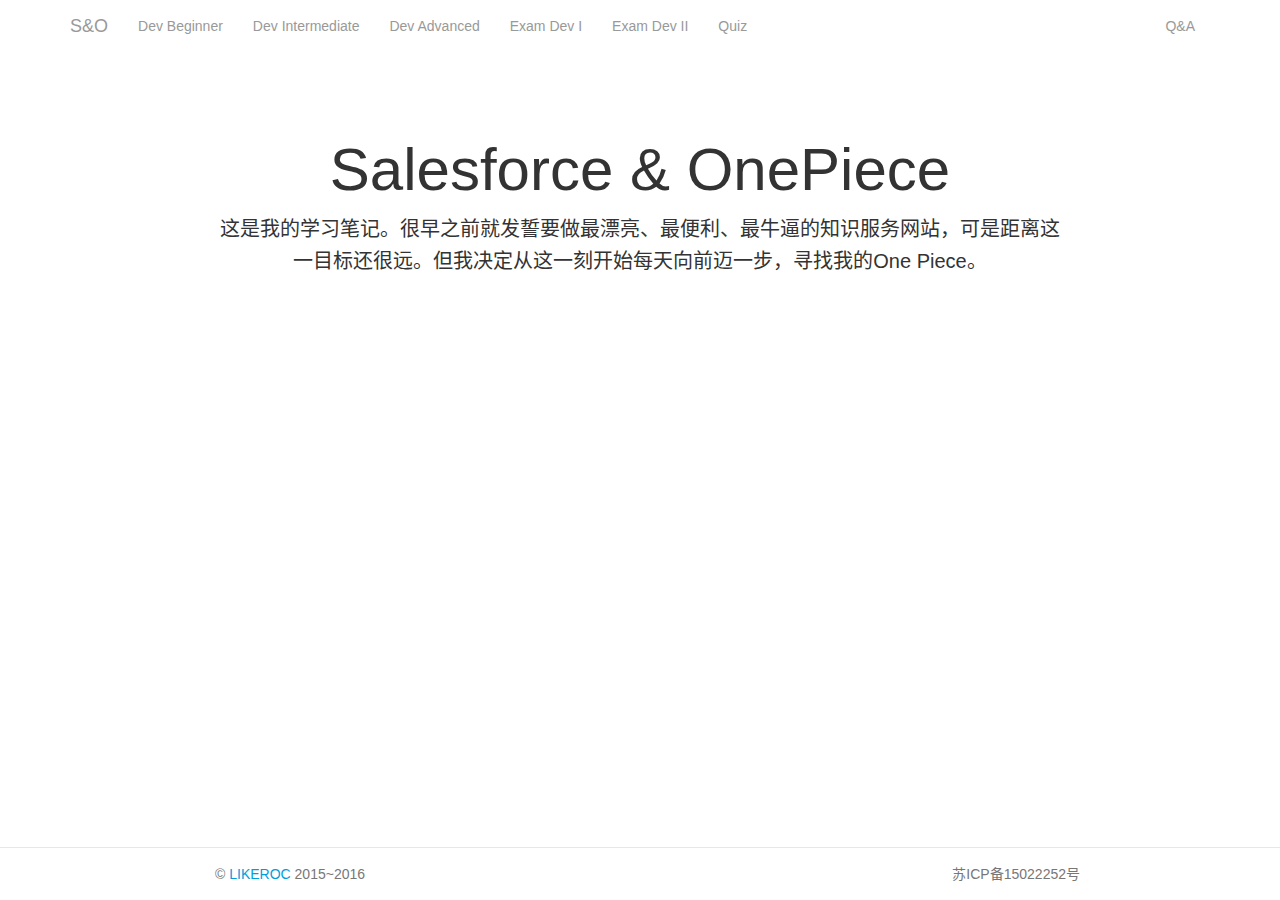
<file: html/index.html>
<!DOCTYPE html>
<html xmlns="http://www.w3.org/2000/svg" xmlns:xlink="http://www.w3.org/1999/xlink" lang="zh-cn" >
  <head>
    <meta charset="utf-8">
    <meta http-equiv="X-UA-Compatible" content="IE=edge">
    <meta name="viewport" content="width=device-width, initial-scale=1">
    <title>Salesforce &amp; OnePiece</title>

    <!-- Salesforce lightning design system -->
    <link href="resources/lds214/assets/styles/salesforce-lightning-design-system.css" rel="stylesheet">
    <!-- Bootstrap -->
    <link href="resources/bootstrap330/css/bootstrap.min.css" rel="stylesheet">
    <!-- custom style -->
    <link href="resources/css/style.css" rel="stylesheet">

    <!-- HTML5 shim and Respond.js for IE8 support of HTML5 elements and media queries -->
    <!-- WARNING: Respond.js doesn't work if you view the page via file:// -->
    <!--[if lt IE 9]>
      <script src="http://cdn.bootcss.com/html5shiv/3.7.2/html5shiv.min.js"></script>
      <script src="http://cdn.bootcss.com/respond.js/1.4.2/respond.min.js"></script>
    <![endif]-->
    <style type="text/css">
      
      
    </style>
  </head>
  <body>
    <header>
      <nav class="navbar navbar-myDefault" role="navigation">
        <div class="container myContainer">
          <!-- Brand and toggle get grouped for better mobile display -->
          <div class="navbar-header">
            <button type="button" class="navbar-toggle collapsed" data-toggle="collapse" data-target="#bs-example-navbar-collapse-1">
              <span class="sr-only">Toggle navigation</span>
              <span class="icon-bar"></span>
              <span class="icon-bar"></span>
              <span class="icon-bar"></span>
            </button>
            <a class="navbar-brand" href="#">
              <!-- <img alt="Brand" src="resources/img/logo.png" style="height: 20px;"> -->
              S&amp;O <small class="smalltitle">Salesforce&amp;Onepiece</small>
            </a>
          </div>

          <!-- Collect the nav links, forms, and other content for toggling -->
          <div class="collapse navbar-collapse" id="bs-example-navbar-collapse-1">
            <ul class="nav navbar-nav">
              <li><a href="#">Dev Beginner</a></li>
              <li><a href="#">Dev Intermediate</a></li>
              <li class="active"><a href="#">Dev Advanced</a></li>
              <li><a href="#">Exam Dev I</a></li>
              <li><a href="#">Exam Dev II</a></li>
              <li><a href="#">Quiz</a></li>
            </ul>

            <ul class="nav navbar-nav navbar-right">
              <li><a href="#">Q&amp;A</a></li>
              
            </ul>
          </div><!-- /.navbar-collapse -->
        </div><!-- /.container-fluid -->
      </nav>
      
    </header>

    <main class="content">
      <div class="container">
        <div class="big-title">
          <!-- <h1><span class="clr-red">Sales</span><span class="clr-orange">force</span> &amp; <span class="clr-green">One</span><span class="clr-blue">Piece</span></h1> -->
          <h1 class="">Salesforce &amp; OnePiece</h1>

          <p>这是我的学习笔记。很早之前就发誓要做最漂亮、最便利、最牛逼的知识服务网站，可是距离这一目标还很远。但我决定从这一刻开始每天向前迈一步，寻找我的One Piece。</p>
        </div>
        
      </div>

    </main>


    <nav class="navbar navbar-default navbar-fixed-bottom nav-footer" role="navigation">
      <footer>
        <div class="container">
            <ul class="nav navbar-nav">
              <li>©<a class="copyright" target="_blank" href="http://www.likeroc.com"> LIKEROC</a> 2015~2016</li>
              <li></li>
            </ul>

            <ul class="nav navbar-nav navbar-right">
              <li>苏ICP备15022252号</li>
            </ul>
        </div>
      </footer>
    </nav>



    <!-- jQuery (necessary for Bootstrap's JavaScript plugins) -->
    <script src="resources/js/jquery.min.js"></script>
    <!-- Include all compiled plugins (below), or include individual files as needed -->
    <script src="resources/bootstrap330/js/bootstrap.min.js"></script>
  </body>
</html>
</file>
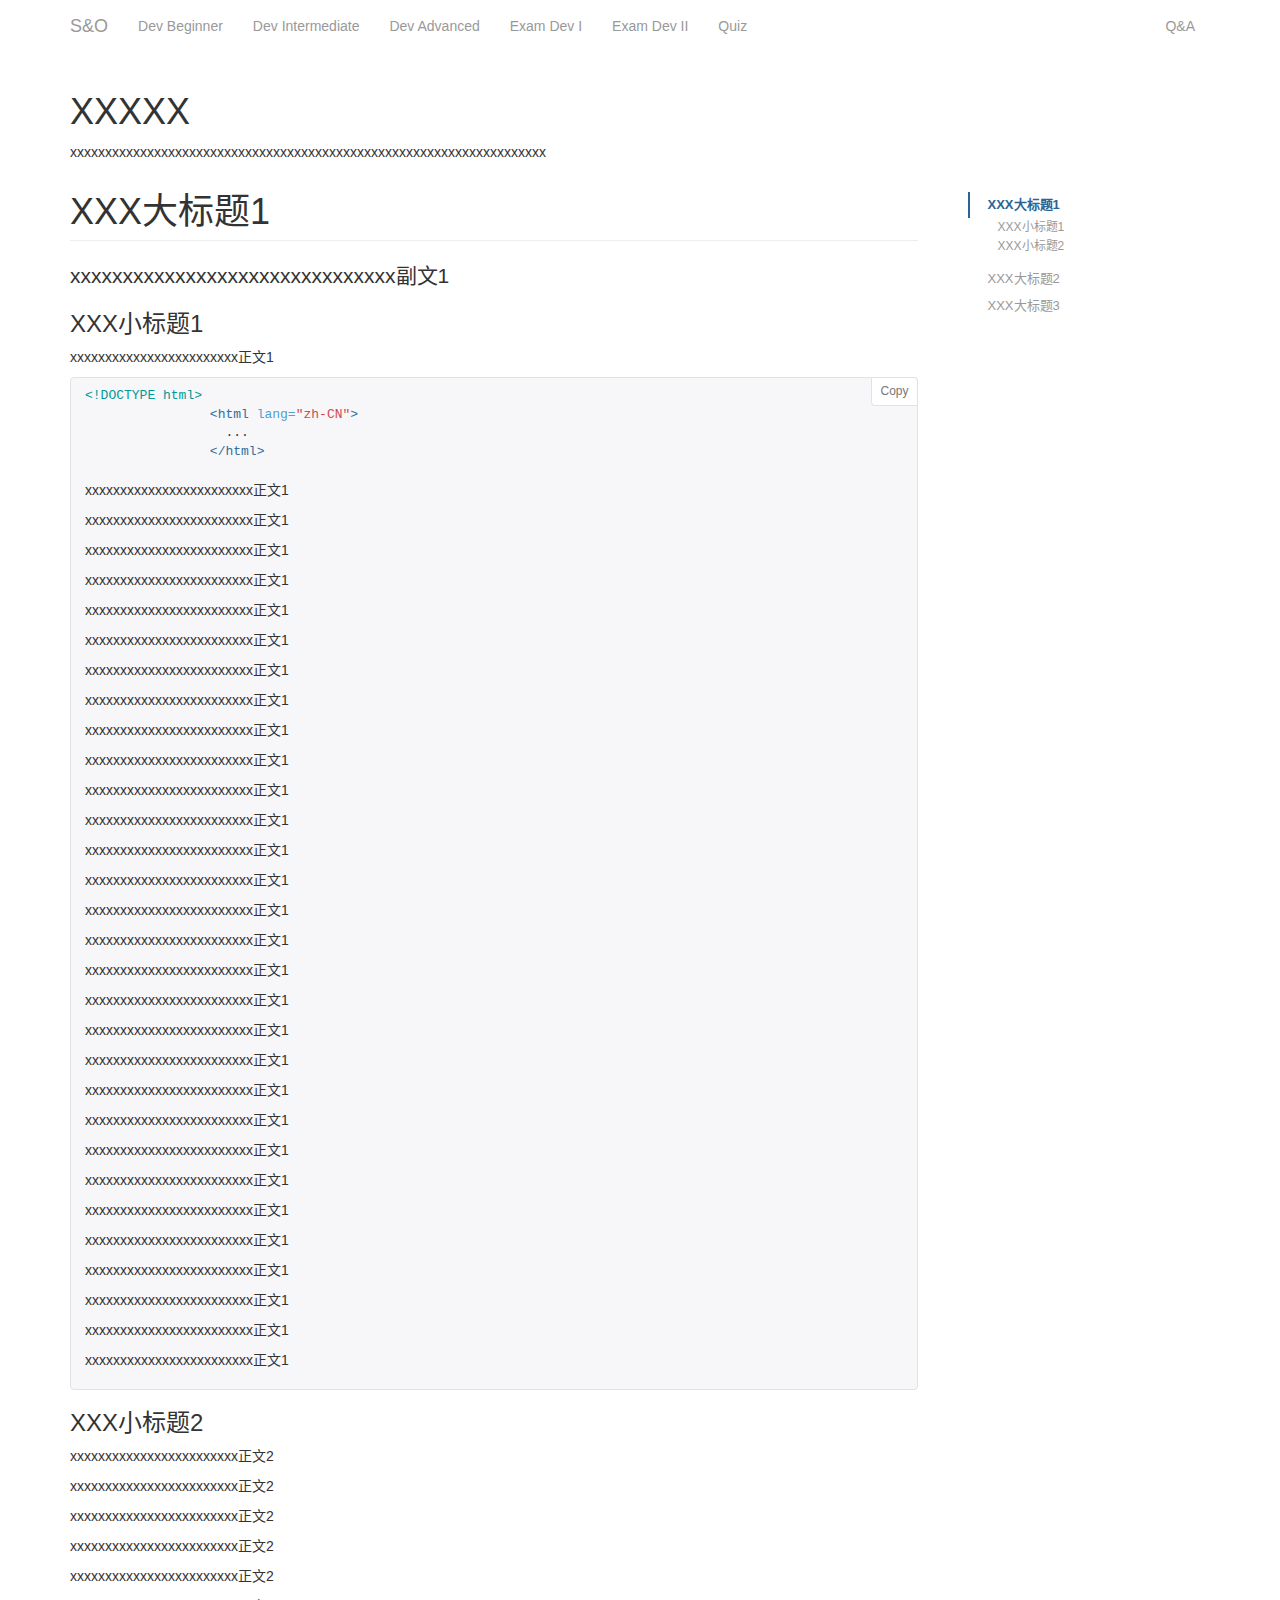
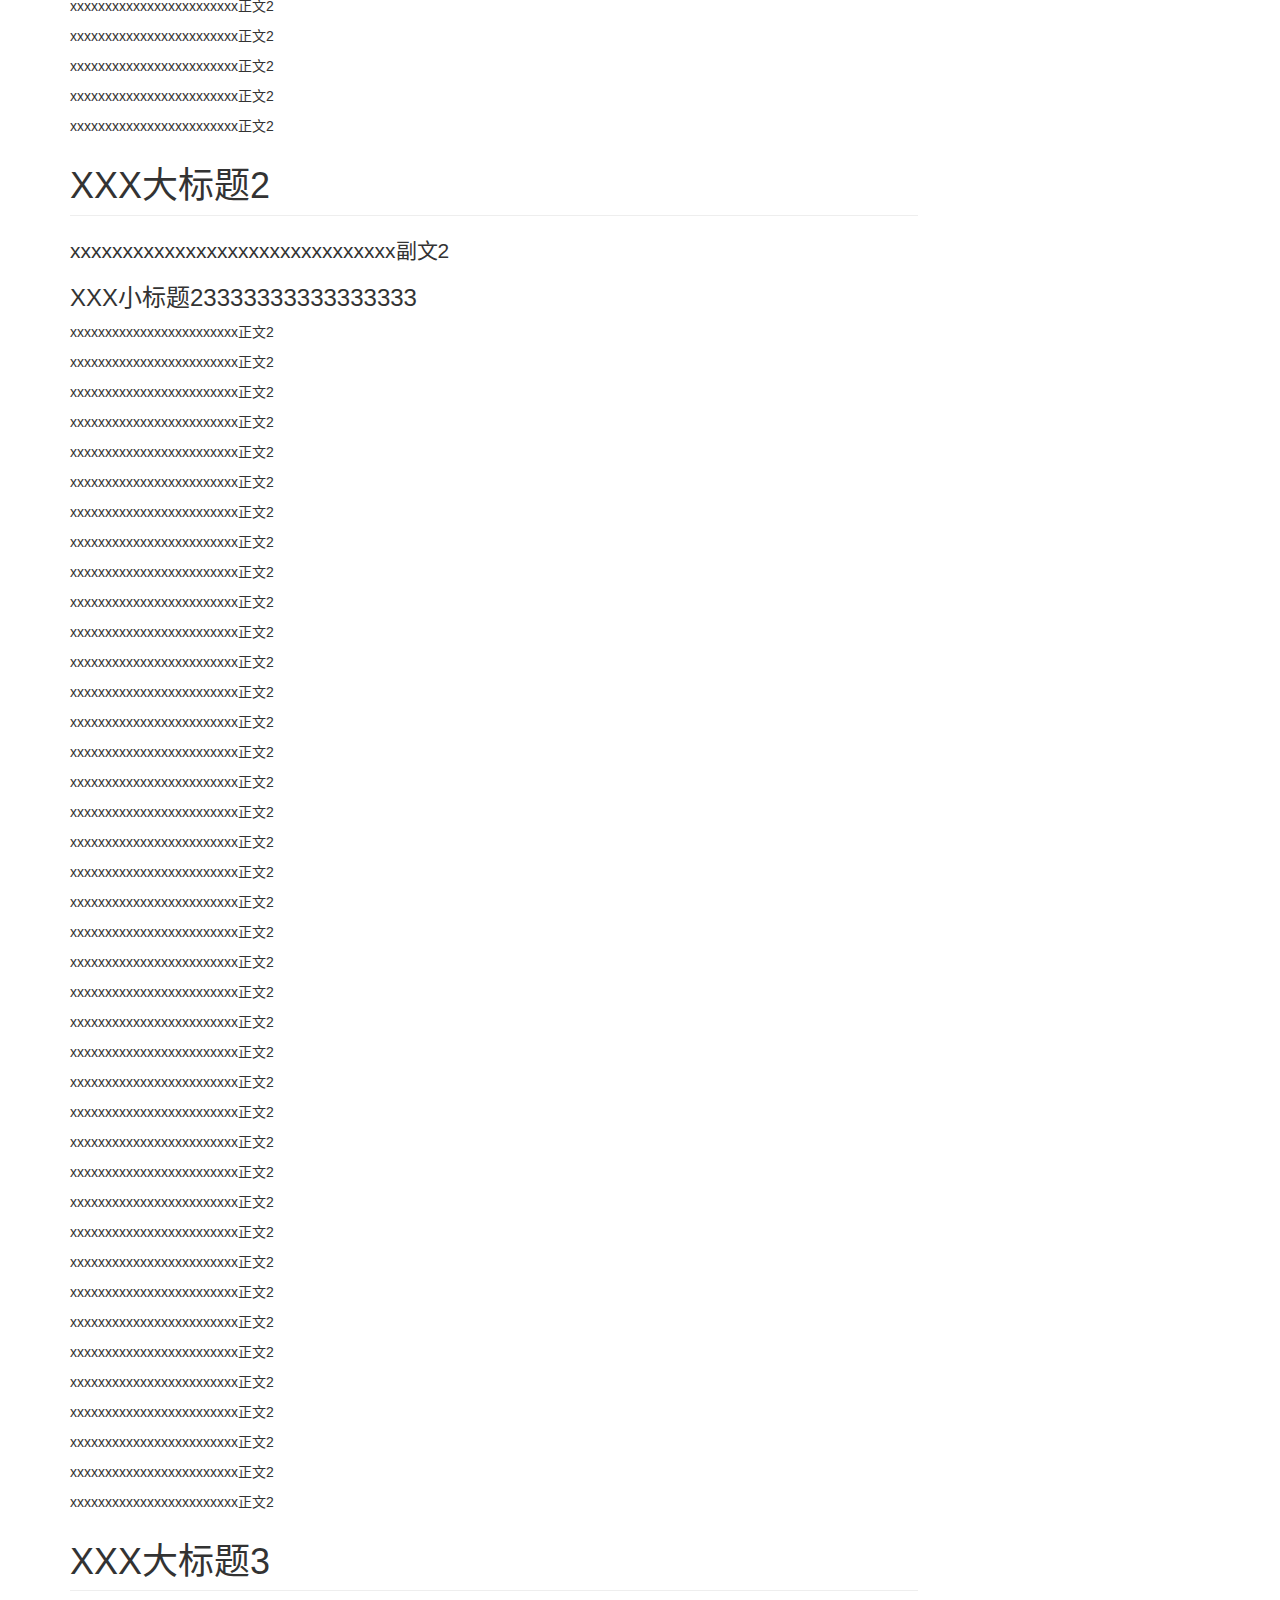
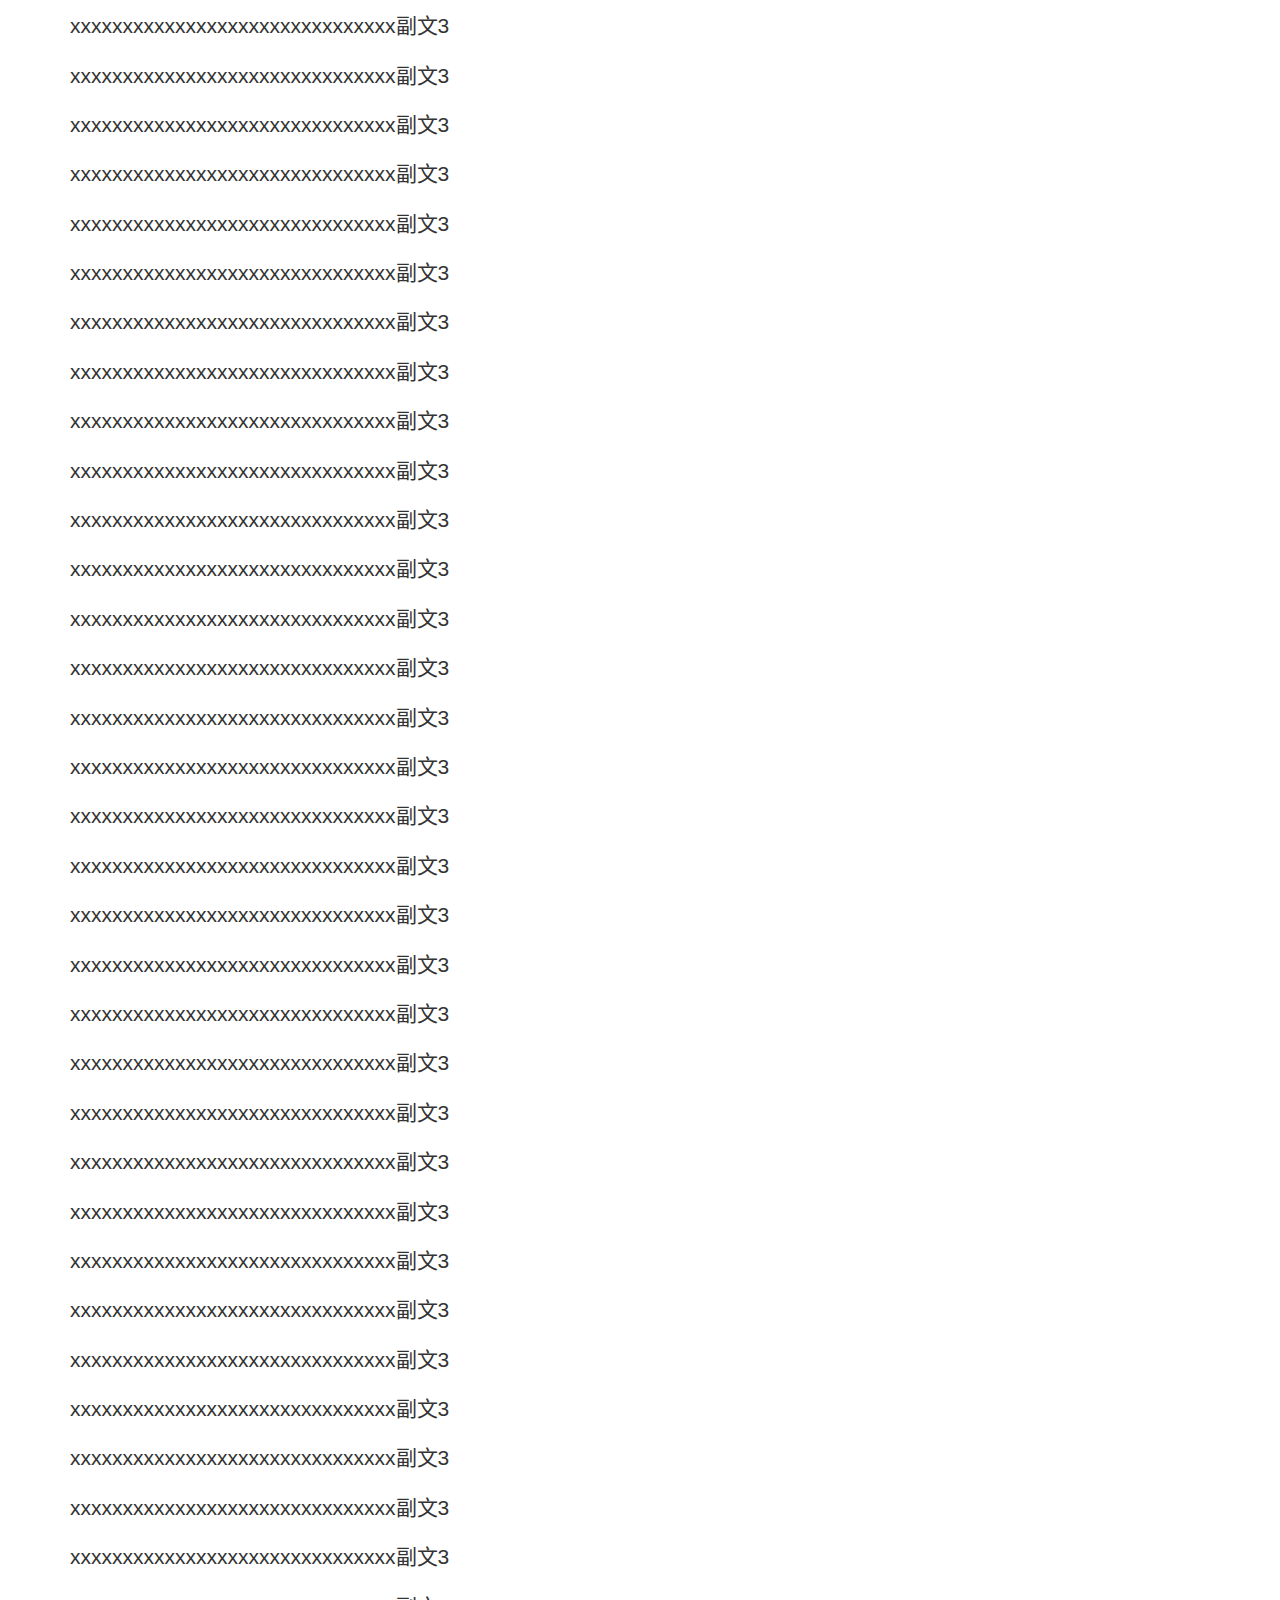
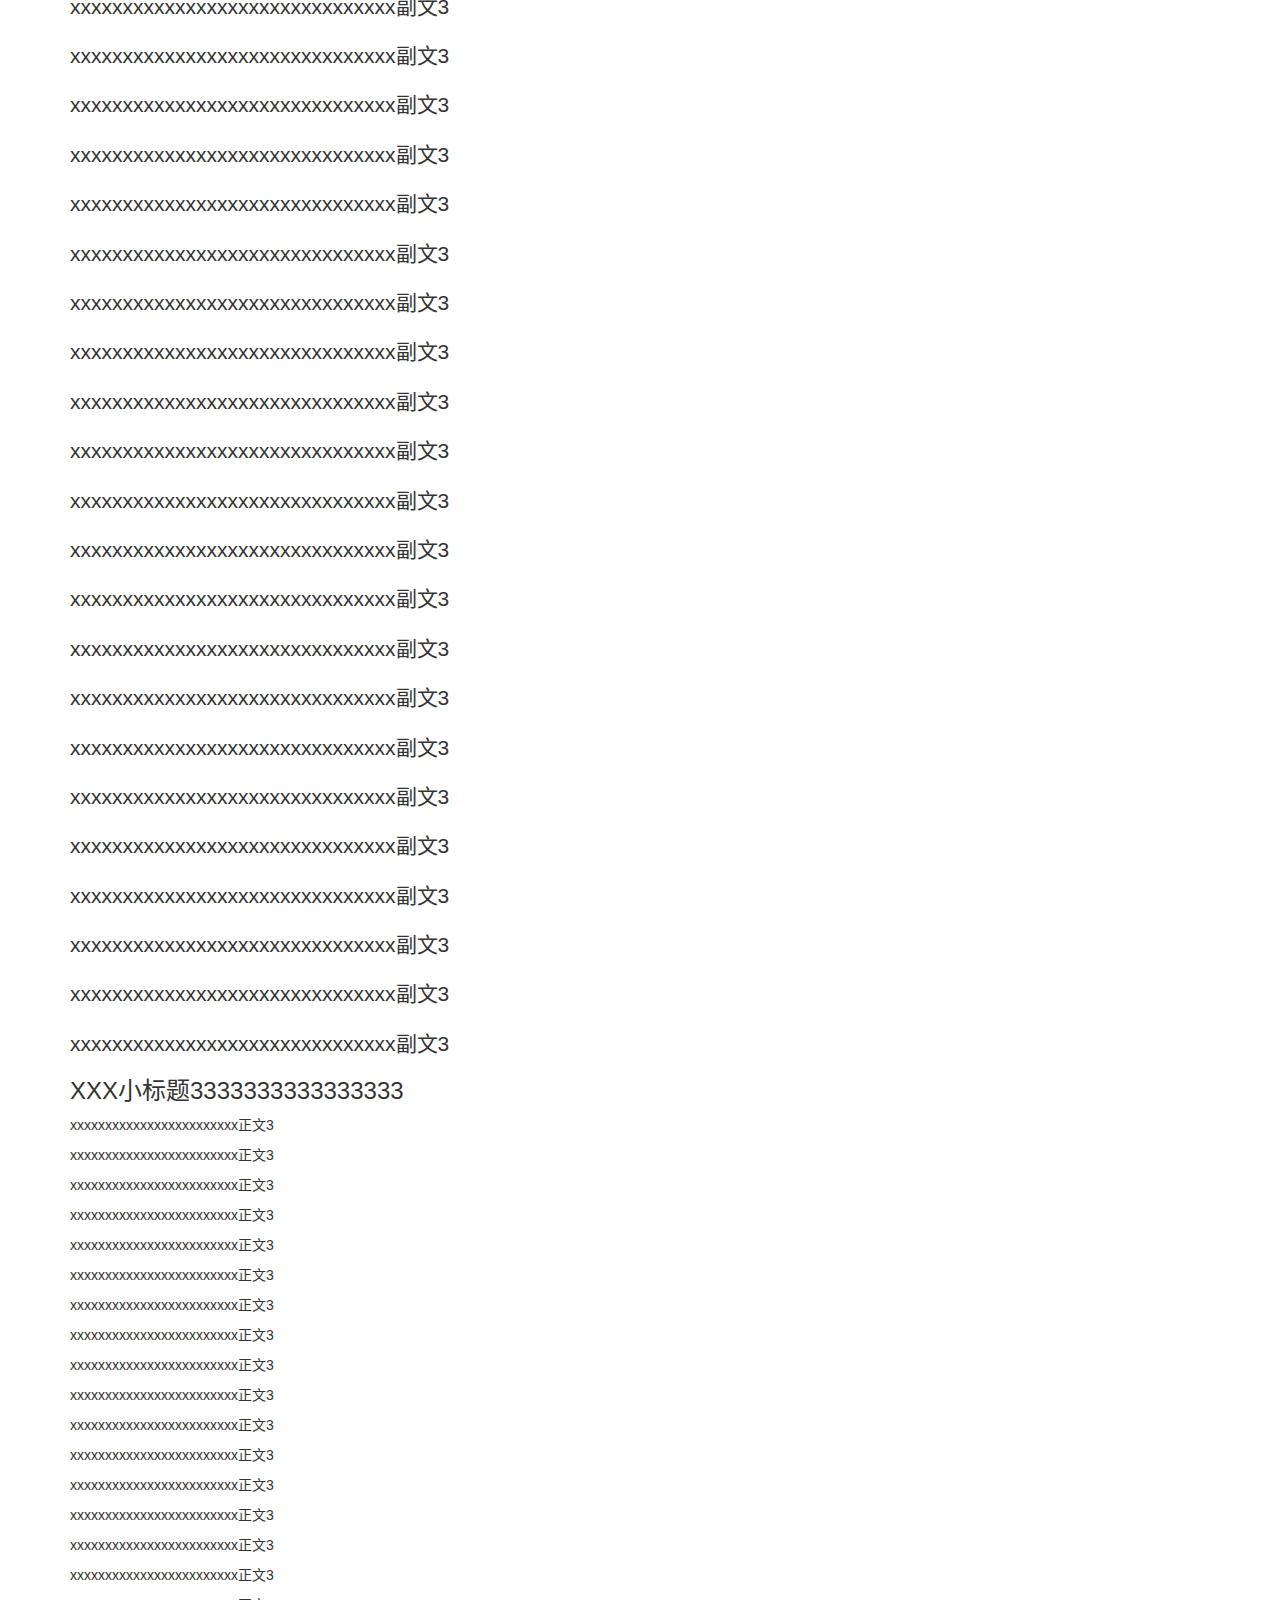
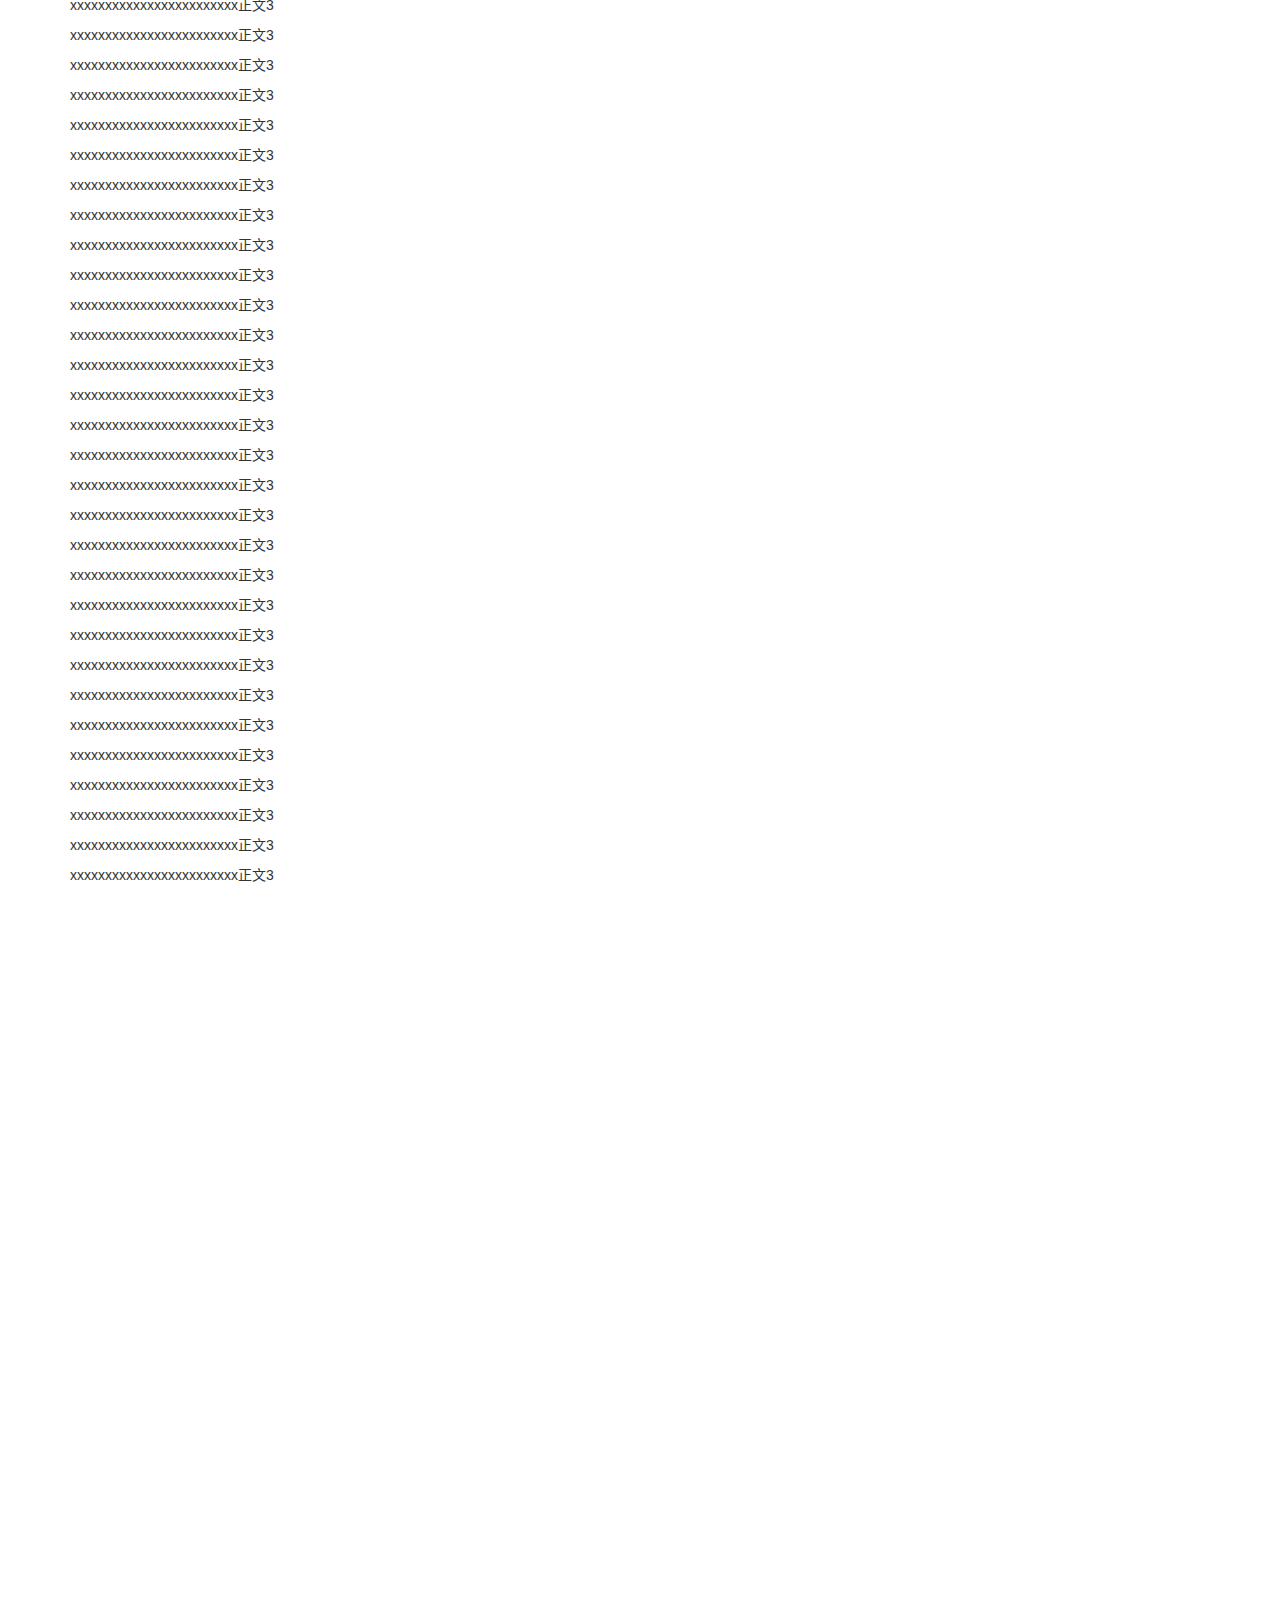
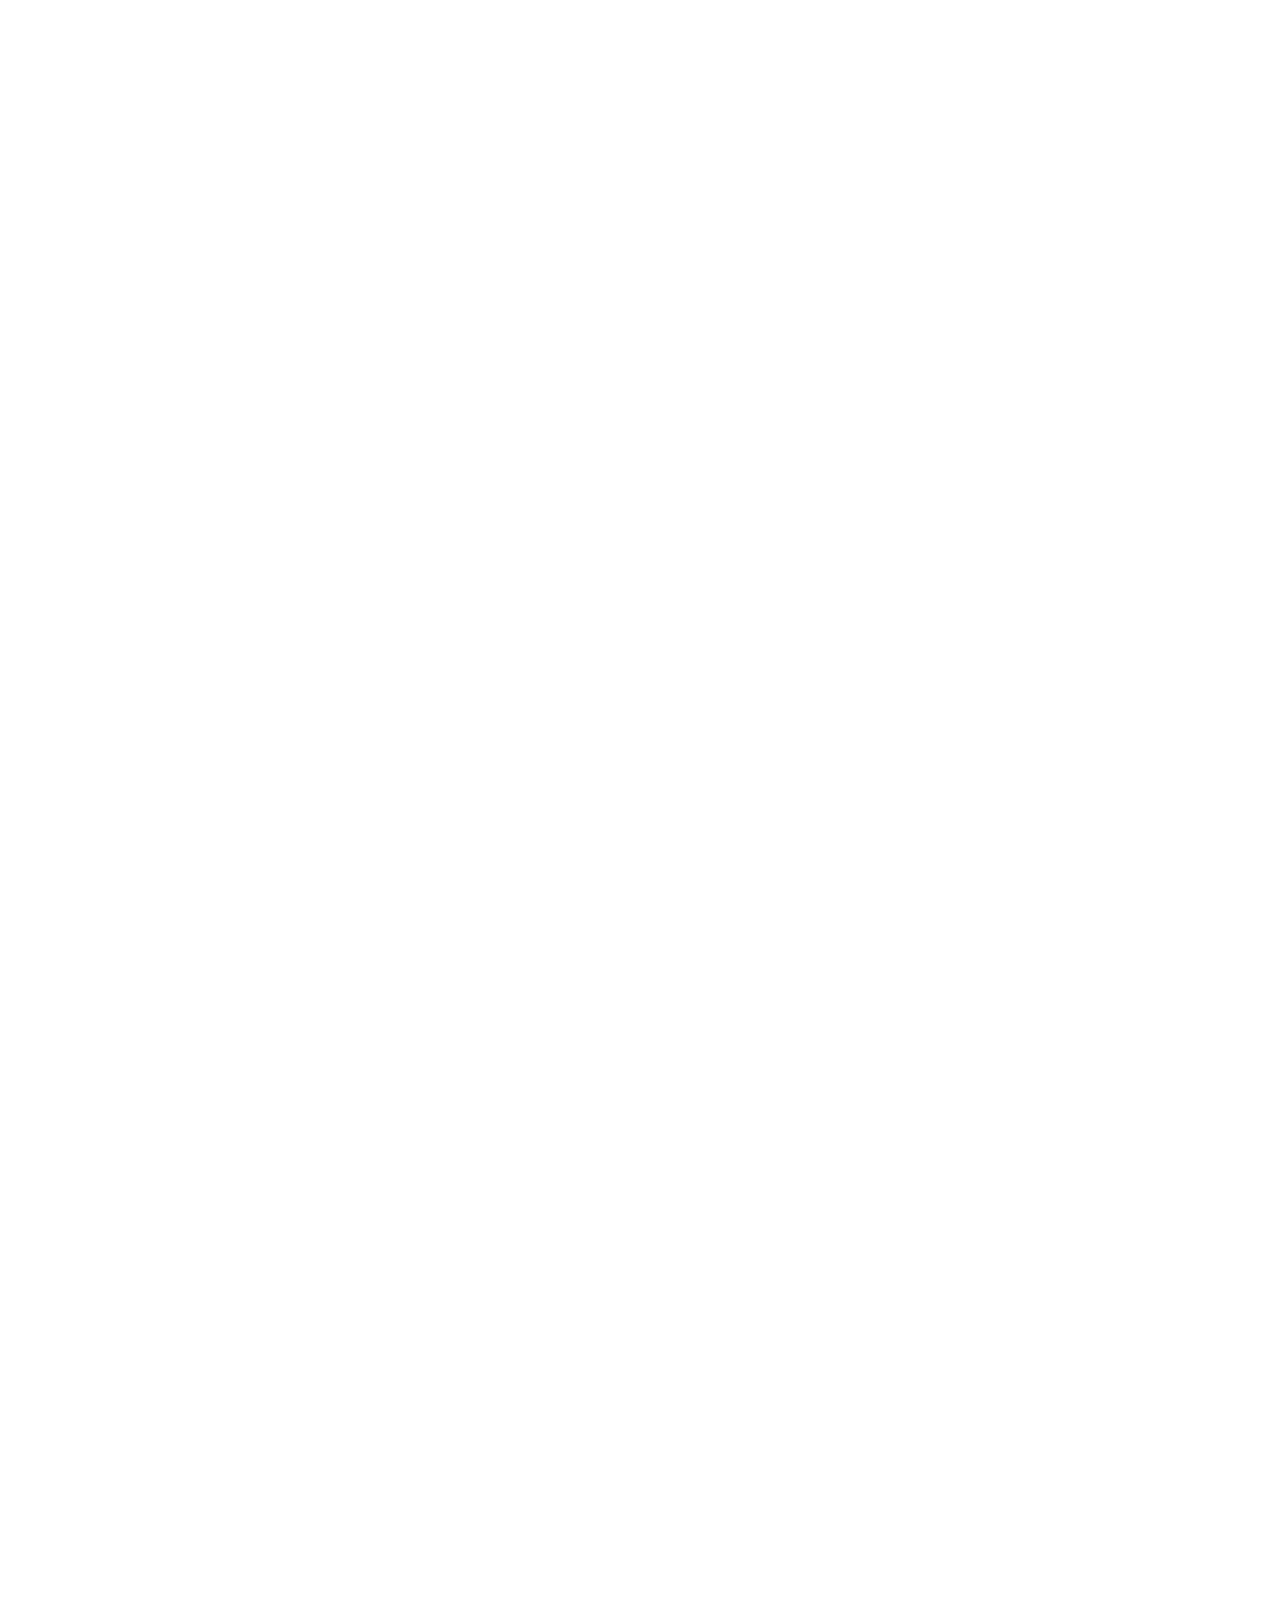
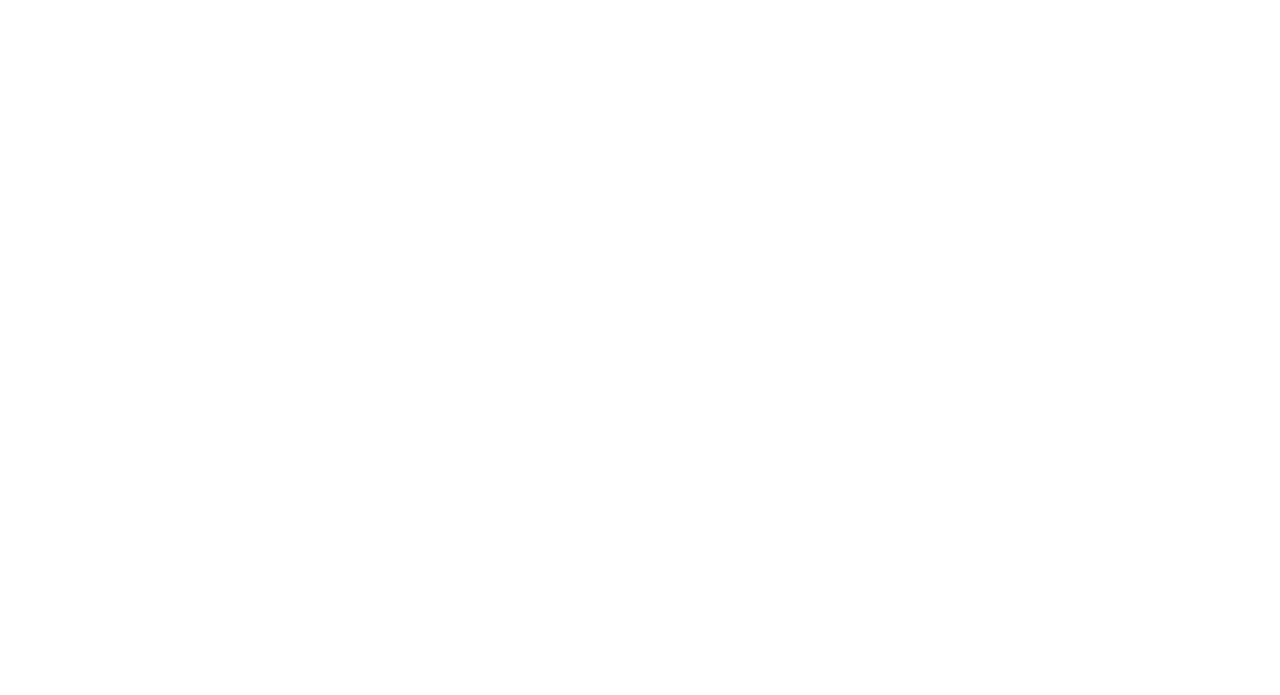
<file: html/detail.html>
<!DOCTYPE html>
<html lang="zh-cn">
  <head>
    <meta charset="utf-8">
    <meta http-equiv="X-UA-Compatible" content="IE=edge">
    <meta name="viewport" content="width=device-width, initial-scale=1">
    <title>Detail</title>

    
    <!-- Salesforce lightning design system -->
    <link href="resources/lds214/assets/styles/salesforce-lightning-design-system.css" rel="stylesheet">
    <!-- Bootstrap -->
    <link href="resources/bootstrap330/css/bootstrap.min.css" rel="stylesheet">
    <!-- custom style -->
    <link href="resources/css/bts.css" rel="stylesheet">
    <link href="resources/css/style.css" rel="stylesheet">

    <!-- HTML5 shim and Respond.js for IE8 support of HTML5 elements and media queries -->
    <!-- WARNING: Respond.js doesn't work if you view the page via file:// -->
    <!--[if lt IE 9]>
      <script src="http://cdn.bootcss.com/html5shiv/3.7.2/html5shiv.min.js"></script>
      <script src="http://cdn.bootcss.com/respond.js/1.4.2/respond.min.js"></script>
    <![endif]-->
  </head>
  <body>
    <header>
      <nav class="navbar navbar-myDefault" role="navigation">
        <div class="container myContainer">
          <!-- Brand and toggle get grouped for better mobile display -->
          <div class="navbar-header">
            <button type="button" class="navbar-toggle collapsed" data-toggle="collapse" data-target="#bs-example-navbar-collapse-1">
              <span class="sr-only">Toggle navigation</span>
              <span class="icon-bar"></span>
              <span class="icon-bar"></span>
              <span class="icon-bar"></span>
            </button>
            <a class="navbar-brand" href="#">
              <!-- <img alt="Brand" src="resources/img/logo.png" style="height: 20px;"> -->
              S&amp;O <small class="smalltitle">Salesforce&amp;Onepiece</small>
            </a>
          </div>

          <!-- Collect the nav links, forms, and other content for toggling -->
          <div class="collapse navbar-collapse" id="bs-example-navbar-collapse-1">
            <ul class="nav navbar-nav">
              <li><a href="#">Dev Beginner</a></li>
              <li><a href="#">Dev Intermediate</a></li>
              <li class="active"><a href="#">Dev Advanced</a></li>
              <li><a href="#">Exam Dev I</a></li>
              <li><a href="#">Exam Dev II</a></li>
              <li><a href="#">Quiz</a></li>
            </ul>

            <ul class="nav navbar-nav navbar-right">
              <li><a href="#">Q&amp;A</a></li>
              
            </ul>
          </div><!-- /.navbar-collapse -->
        </div><!-- /.container-fluid -->
      </nav>
      
    </header>

    <main>
      <div class="container">
        <h1>XXXXX</h1>
        <p>xxxxxxxxxxxxxxxxxxxxxxxxxxxxxxxxxxxxxxxxxxxxxxxxxxxxxxxxxxxxxxxxxxxx</p>
      </div>

      <div class="container">
        <div class="row">
          <div class="col-md-9">
            <div class="so-doc-section">
              <h1 class="page-header" id="大标题1">XXX大标题1</h1>  
              <p class="lead">xxxxxxxxxxxxxxxxxxxxxxxxxxxxxxx副文1</p>

              <h3 class="" id="小标题13333">XXX小标题1</h3>
              <p>xxxxxxxxxxxxxxxxxxxxxxxx正文1</p>
              <!-- highlight -->
              <div class="zero-clipboard"><span class="btn-clipboard">Copy</span></div>
              <div class="highlight">
                <pre><code class="html"><span class="cp">&lt;!DOCTYPE html&gt;</span>
                <span class="nt">&lt;html</span> <span class="na">lang=</span><span class="s">"zh-CN"</span><span class="nt">&gt;</span>
                  ...
                <span class="nt">&lt;/html&gt;</span>
                </code></pre>

              <p>xxxxxxxxxxxxxxxxxxxxxxxx正文1</p>
              <p>xxxxxxxxxxxxxxxxxxxxxxxx正文1</p>
              <p>xxxxxxxxxxxxxxxxxxxxxxxx正文1</p>
              <p>xxxxxxxxxxxxxxxxxxxxxxxx正文1</p>
              <p>xxxxxxxxxxxxxxxxxxxxxxxx正文1</p>
              <p>xxxxxxxxxxxxxxxxxxxxxxxx正文1</p>
              <p>xxxxxxxxxxxxxxxxxxxxxxxx正文1</p>
              <p>xxxxxxxxxxxxxxxxxxxxxxxx正文1</p>
              <p>xxxxxxxxxxxxxxxxxxxxxxxx正文1</p>
              <p>xxxxxxxxxxxxxxxxxxxxxxxx正文1</p>
              <p>xxxxxxxxxxxxxxxxxxxxxxxx正文1</p>
              <p>xxxxxxxxxxxxxxxxxxxxxxxx正文1</p>
              <p>xxxxxxxxxxxxxxxxxxxxxxxx正文1</p>
              <p>xxxxxxxxxxxxxxxxxxxxxxxx正文1</p>
              <p>xxxxxxxxxxxxxxxxxxxxxxxx正文1</p>
              <p>xxxxxxxxxxxxxxxxxxxxxxxx正文1</p>
              <p>xxxxxxxxxxxxxxxxxxxxxxxx正文1</p>
              <p>xxxxxxxxxxxxxxxxxxxxxxxx正文1</p>
              <p>xxxxxxxxxxxxxxxxxxxxxxxx正文1</p>
              <p>xxxxxxxxxxxxxxxxxxxxxxxx正文1</p>
              <p>xxxxxxxxxxxxxxxxxxxxxxxx正文1</p>
              <p>xxxxxxxxxxxxxxxxxxxxxxxx正文1</p>
              <p>xxxxxxxxxxxxxxxxxxxxxxxx正文1</p>
              <p>xxxxxxxxxxxxxxxxxxxxxxxx正文1</p>
              <p>xxxxxxxxxxxxxxxxxxxxxxxx正文1</p>
              <p>xxxxxxxxxxxxxxxxxxxxxxxx正文1</p>
              <p>xxxxxxxxxxxxxxxxxxxxxxxx正文1</p>
              <p>xxxxxxxxxxxxxxxxxxxxxxxx正文1</p>
              <p>xxxxxxxxxxxxxxxxxxxxxxxx正文1</p>
              <p>xxxxxxxxxxxxxxxxxxxxxxxx正文1</p>

              </div>
              <!-- /highlight -->

              <h3 id="小标题23333">XXX小标题2</h3>
              <p>xxxxxxxxxxxxxxxxxxxxxxxx正文2</p>
              <p>xxxxxxxxxxxxxxxxxxxxxxxx正文2</p>
              <p>xxxxxxxxxxxxxxxxxxxxxxxx正文2</p>
              <p>xxxxxxxxxxxxxxxxxxxxxxxx正文2</p>
              <p>xxxxxxxxxxxxxxxxxxxxxxxx正文2</p>
              <p>xxxxxxxxxxxxxxxxxxxxxxxx正文2</p>
              <p>xxxxxxxxxxxxxxxxxxxxxxxx正文2</p>
              <p>xxxxxxxxxxxxxxxxxxxxxxxx正文2</p>
              <p>xxxxxxxxxxxxxxxxxxxxxxxx正文2</p>
              <p>xxxxxxxxxxxxxxxxxxxxxxxx正文2</p>



            </div>


            <div class="so-doc-section">
              <h1 class="page-header" id="大标题2">XXX大标题2</h1>  
              <p class="lead">xxxxxxxxxxxxxxxxxxxxxxxxxxxxxxx副文2</p>

              <h3 class="" >XXX小标题23333333333333333</h3>
              <p>xxxxxxxxxxxxxxxxxxxxxxxx正文2</p>
              <p>xxxxxxxxxxxxxxxxxxxxxxxx正文2</p>
              <p>xxxxxxxxxxxxxxxxxxxxxxxx正文2</p>
              <p>xxxxxxxxxxxxxxxxxxxxxxxx正文2</p>
              <p>xxxxxxxxxxxxxxxxxxxxxxxx正文2</p>
              <p>xxxxxxxxxxxxxxxxxxxxxxxx正文2</p>
              <p>xxxxxxxxxxxxxxxxxxxxxxxx正文2</p>
              <p>xxxxxxxxxxxxxxxxxxxxxxxx正文2</p>
              <p>xxxxxxxxxxxxxxxxxxxxxxxx正文2</p>
              <p>xxxxxxxxxxxxxxxxxxxxxxxx正文2</p>
              <p>xxxxxxxxxxxxxxxxxxxxxxxx正文2</p>
              <p>xxxxxxxxxxxxxxxxxxxxxxxx正文2</p>
              <p>xxxxxxxxxxxxxxxxxxxxxxxx正文2</p>
              <p>xxxxxxxxxxxxxxxxxxxxxxxx正文2</p>
              <p>xxxxxxxxxxxxxxxxxxxxxxxx正文2</p>
              <p>xxxxxxxxxxxxxxxxxxxxxxxx正文2</p>
              <p>xxxxxxxxxxxxxxxxxxxxxxxx正文2</p>
              <p>xxxxxxxxxxxxxxxxxxxxxxxx正文2</p>
              <p>xxxxxxxxxxxxxxxxxxxxxxxx正文2</p>
              <p>xxxxxxxxxxxxxxxxxxxxxxxx正文2</p>
              <p>xxxxxxxxxxxxxxxxxxxxxxxx正文2</p>
              <p>xxxxxxxxxxxxxxxxxxxxxxxx正文2</p>
              <p>xxxxxxxxxxxxxxxxxxxxxxxx正文2</p>
              <p>xxxxxxxxxxxxxxxxxxxxxxxx正文2</p>
              <p>xxxxxxxxxxxxxxxxxxxxxxxx正文2</p>
              <p>xxxxxxxxxxxxxxxxxxxxxxxx正文2</p>
              <p>xxxxxxxxxxxxxxxxxxxxxxxx正文2</p>
              <p>xxxxxxxxxxxxxxxxxxxxxxxx正文2</p>
              <p>xxxxxxxxxxxxxxxxxxxxxxxx正文2</p>
              <p>xxxxxxxxxxxxxxxxxxxxxxxx正文2</p>
              <p>xxxxxxxxxxxxxxxxxxxxxxxx正文2</p>
              <p>xxxxxxxxxxxxxxxxxxxxxxxx正文2</p>
              <p>xxxxxxxxxxxxxxxxxxxxxxxx正文2</p>
              <p>xxxxxxxxxxxxxxxxxxxxxxxx正文2</p>
              <p>xxxxxxxxxxxxxxxxxxxxxxxx正文2</p>
              <p>xxxxxxxxxxxxxxxxxxxxxxxx正文2</p>
              <p>xxxxxxxxxxxxxxxxxxxxxxxx正文2</p>
              <p>xxxxxxxxxxxxxxxxxxxxxxxx正文2</p>
              <p>xxxxxxxxxxxxxxxxxxxxxxxx正文2</p>
              <p>xxxxxxxxxxxxxxxxxxxxxxxx正文2</p>
            </div>

            <div class="so-doc-section">
              <h1 class="page-header" id="大标题3">XXX大标题3</h1>  
              <p class="lead">xxxxxxxxxxxxxxxxxxxxxxxxxxxxxxx副文3</p>
              <p class="lead">xxxxxxxxxxxxxxxxxxxxxxxxxxxxxxx副文3</p>
              <p class="lead">xxxxxxxxxxxxxxxxxxxxxxxxxxxxxxx副文3</p>
              <p class="lead">xxxxxxxxxxxxxxxxxxxxxxxxxxxxxxx副文3</p>
              <p class="lead">xxxxxxxxxxxxxxxxxxxxxxxxxxxxxxx副文3</p>
              <p class="lead">xxxxxxxxxxxxxxxxxxxxxxxxxxxxxxx副文3</p>
              <p class="lead">xxxxxxxxxxxxxxxxxxxxxxxxxxxxxxx副文3</p>
              <p class="lead">xxxxxxxxxxxxxxxxxxxxxxxxxxxxxxx副文3</p>
              <p class="lead">xxxxxxxxxxxxxxxxxxxxxxxxxxxxxxx副文3</p>
              <p class="lead">xxxxxxxxxxxxxxxxxxxxxxxxxxxxxxx副文3</p>
              <p class="lead">xxxxxxxxxxxxxxxxxxxxxxxxxxxxxxx副文3</p>
              <p class="lead">xxxxxxxxxxxxxxxxxxxxxxxxxxxxxxx副文3</p>
              <p class="lead">xxxxxxxxxxxxxxxxxxxxxxxxxxxxxxx副文3</p>
              <p class="lead">xxxxxxxxxxxxxxxxxxxxxxxxxxxxxxx副文3</p>
              <p class="lead">xxxxxxxxxxxxxxxxxxxxxxxxxxxxxxx副文3</p>
              <p class="lead">xxxxxxxxxxxxxxxxxxxxxxxxxxxxxxx副文3</p>
              <p class="lead">xxxxxxxxxxxxxxxxxxxxxxxxxxxxxxx副文3</p>
              <p class="lead">xxxxxxxxxxxxxxxxxxxxxxxxxxxxxxx副文3</p>
              <p class="lead">xxxxxxxxxxxxxxxxxxxxxxxxxxxxxxx副文3</p>
              <p class="lead">xxxxxxxxxxxxxxxxxxxxxxxxxxxxxxx副文3</p>
              <p class="lead">xxxxxxxxxxxxxxxxxxxxxxxxxxxxxxx副文3</p>
              <p class="lead">xxxxxxxxxxxxxxxxxxxxxxxxxxxxxxx副文3</p>
              <p class="lead">xxxxxxxxxxxxxxxxxxxxxxxxxxxxxxx副文3</p>
              <p class="lead">xxxxxxxxxxxxxxxxxxxxxxxxxxxxxxx副文3</p>
              <p class="lead">xxxxxxxxxxxxxxxxxxxxxxxxxxxxxxx副文3</p>
              <p class="lead">xxxxxxxxxxxxxxxxxxxxxxxxxxxxxxx副文3</p>
              <p class="lead">xxxxxxxxxxxxxxxxxxxxxxxxxxxxxxx副文3</p>
              <p class="lead">xxxxxxxxxxxxxxxxxxxxxxxxxxxxxxx副文3</p>
              <p class="lead">xxxxxxxxxxxxxxxxxxxxxxxxxxxxxxx副文3</p>
              <p class="lead">xxxxxxxxxxxxxxxxxxxxxxxxxxxxxxx副文3</p>
              <p class="lead">xxxxxxxxxxxxxxxxxxxxxxxxxxxxxxx副文3</p>
              <p class="lead">xxxxxxxxxxxxxxxxxxxxxxxxxxxxxxx副文3</p>
              <p class="lead">xxxxxxxxxxxxxxxxxxxxxxxxxxxxxxx副文3</p>
              <p class="lead">xxxxxxxxxxxxxxxxxxxxxxxxxxxxxxx副文3</p>
              <p class="lead">xxxxxxxxxxxxxxxxxxxxxxxxxxxxxxx副文3</p>
              <p class="lead">xxxxxxxxxxxxxxxxxxxxxxxxxxxxxxx副文3</p>
              <p class="lead">xxxxxxxxxxxxxxxxxxxxxxxxxxxxxxx副文3</p>
              <p class="lead">xxxxxxxxxxxxxxxxxxxxxxxxxxxxxxx副文3</p>
              <p class="lead">xxxxxxxxxxxxxxxxxxxxxxxxxxxxxxx副文3</p>
              <p class="lead">xxxxxxxxxxxxxxxxxxxxxxxxxxxxxxx副文3</p>
              <p class="lead">xxxxxxxxxxxxxxxxxxxxxxxxxxxxxxx副文3</p>
              <p class="lead">xxxxxxxxxxxxxxxxxxxxxxxxxxxxxxx副文3</p>
              <p class="lead">xxxxxxxxxxxxxxxxxxxxxxxxxxxxxxx副文3</p>
              <p class="lead">xxxxxxxxxxxxxxxxxxxxxxxxxxxxxxx副文3</p>
              <p class="lead">xxxxxxxxxxxxxxxxxxxxxxxxxxxxxxx副文3</p>
              <p class="lead">xxxxxxxxxxxxxxxxxxxxxxxxxxxxxxx副文3</p>
              <p class="lead">xxxxxxxxxxxxxxxxxxxxxxxxxxxxxxx副文3</p>
              <p class="lead">xxxxxxxxxxxxxxxxxxxxxxxxxxxxxxx副文3</p>
              <p class="lead">xxxxxxxxxxxxxxxxxxxxxxxxxxxxxxx副文3</p>
              <p class="lead">xxxxxxxxxxxxxxxxxxxxxxxxxxxxxxx副文3</p>
              <p class="lead">xxxxxxxxxxxxxxxxxxxxxxxxxxxxxxx副文3</p>
              <p class="lead">xxxxxxxxxxxxxxxxxxxxxxxxxxxxxxx副文3</p>
              <p class="lead">xxxxxxxxxxxxxxxxxxxxxxxxxxxxxxx副文3</p>
              <p class="lead">xxxxxxxxxxxxxxxxxxxxxxxxxxxxxxx副文3</p>

              <h3 class="">XXX小标题3333333333333333</h3>
              <p>xxxxxxxxxxxxxxxxxxxxxxxx正文3</p>
              <p>xxxxxxxxxxxxxxxxxxxxxxxx正文3</p>
              <p>xxxxxxxxxxxxxxxxxxxxxxxx正文3</p>
              <p>xxxxxxxxxxxxxxxxxxxxxxxx正文3</p>
              <p>xxxxxxxxxxxxxxxxxxxxxxxx正文3</p>
              <p>xxxxxxxxxxxxxxxxxxxxxxxx正文3</p>
              <p>xxxxxxxxxxxxxxxxxxxxxxxx正文3</p>
              <p>xxxxxxxxxxxxxxxxxxxxxxxx正文3</p>
              <p>xxxxxxxxxxxxxxxxxxxxxxxx正文3</p>
              <p>xxxxxxxxxxxxxxxxxxxxxxxx正文3</p>
              <p>xxxxxxxxxxxxxxxxxxxxxxxx正文3</p>
              <p>xxxxxxxxxxxxxxxxxxxxxxxx正文3</p>
              <p>xxxxxxxxxxxxxxxxxxxxxxxx正文3</p>
              <p>xxxxxxxxxxxxxxxxxxxxxxxx正文3</p>
              <p>xxxxxxxxxxxxxxxxxxxxxxxx正文3</p>
              <p>xxxxxxxxxxxxxxxxxxxxxxxx正文3</p>
              <p>xxxxxxxxxxxxxxxxxxxxxxxx正文3</p>
              <p>xxxxxxxxxxxxxxxxxxxxxxxx正文3</p>
              <p>xxxxxxxxxxxxxxxxxxxxxxxx正文3</p>
              <p>xxxxxxxxxxxxxxxxxxxxxxxx正文3</p>
              <p>xxxxxxxxxxxxxxxxxxxxxxxx正文3</p>
              <p>xxxxxxxxxxxxxxxxxxxxxxxx正文3</p>
              <p>xxxxxxxxxxxxxxxxxxxxxxxx正文3</p>
              <p>xxxxxxxxxxxxxxxxxxxxxxxx正文3</p>
              <p>xxxxxxxxxxxxxxxxxxxxxxxx正文3</p>
              <p>xxxxxxxxxxxxxxxxxxxxxxxx正文3</p>
              <p>xxxxxxxxxxxxxxxxxxxxxxxx正文3</p>
              <p>xxxxxxxxxxxxxxxxxxxxxxxx正文3</p>
              <p>xxxxxxxxxxxxxxxxxxxxxxxx正文3</p>
              <p>xxxxxxxxxxxxxxxxxxxxxxxx正文3</p>
              <p>xxxxxxxxxxxxxxxxxxxxxxxx正文3</p>
              <p>xxxxxxxxxxxxxxxxxxxxxxxx正文3</p>
              <p>xxxxxxxxxxxxxxxxxxxxxxxx正文3</p>
              <p>xxxxxxxxxxxxxxxxxxxxxxxx正文3</p>
              <p>xxxxxxxxxxxxxxxxxxxxxxxx正文3</p>
              <p>xxxxxxxxxxxxxxxxxxxxxxxx正文3</p>
              <p>xxxxxxxxxxxxxxxxxxxxxxxx正文3</p>
              <p>xxxxxxxxxxxxxxxxxxxxxxxx正文3</p>
              <p>xxxxxxxxxxxxxxxxxxxxxxxx正文3</p>
              <p>xxxxxxxxxxxxxxxxxxxxxxxx正文3</p>
              <p>xxxxxxxxxxxxxxxxxxxxxxxx正文3</p>
              <p>xxxxxxxxxxxxxxxxxxxxxxxx正文3</p>
              <p>xxxxxxxxxxxxxxxxxxxxxxxx正文3</p>
              <p>xxxxxxxxxxxxxxxxxxxxxxxx正文3</p>
              <p>xxxxxxxxxxxxxxxxxxxxxxxx正文3</p>
              <p>xxxxxxxxxxxxxxxxxxxxxxxx正文3</p>
            </div>

            

            <div style="height:3000px; "></div>

          </div>

          <div class="col-md-3">
            <div class="bs-docs-sidebar hidden-print hidden-xs hidden-sm affix">
              <ul class="nav bs-docs-sidenav">

                <li class="active">
                  <a href="#大标题1" >XXX大标题1</a>
                  <ul class="nav">
                    <li><a href="#小标题13333">XXX小标题1</a></li>
                    <li><a href="#小标题23333">XXX小标题2</a></li>

                  </ul>
                </li>

                <li class="">
                  <a href="#大标题2">XXX大标题2</a>
                  <ul class="nav">
                    <li><a href="#小标题1">XXX小标题1</a></li>
                    <li><a href="#小标题2">XXX小标题2</a></li>
                    <li><a href="#小标题3">XXX小标题3</a></li>

                  </ul>
                </li>

                <li class="">
                  <a href="#大标题3">XXX大标题3</a>
                  <ul class="nav">
                    <li><a href="#小标题1">XXX小标题1</a></li>
                    <li><a href="#小标题2">XXX小标题2</a></li>
                    <li><a href="#小标题3">XXX小标题3</a></li>

                  </ul>
                </li>
              </ul>
            </div>
          </div>

        </div>
      </div>
    </main>



<!-- 西藏自治区和青海省全部地区，新疆的五分之一地区，甘肃的三分之二地区，四川的三分之二地区，云南的一半，面积达240万平方公里 -->

    <!-- jQuery (necessary for Bootstrap's JavaScript plugins) -->
    <script src="resources/js/jquery.min.js"></script>
    <!-- Include all compiled plugins (below), or include individual files as needed -->
    <script src="resources/bootstrap330/js/bootstrap.min.js"></script>
    <script src="resources/js/bts.min.js"></script>
    
  </body>
</html>
</file>
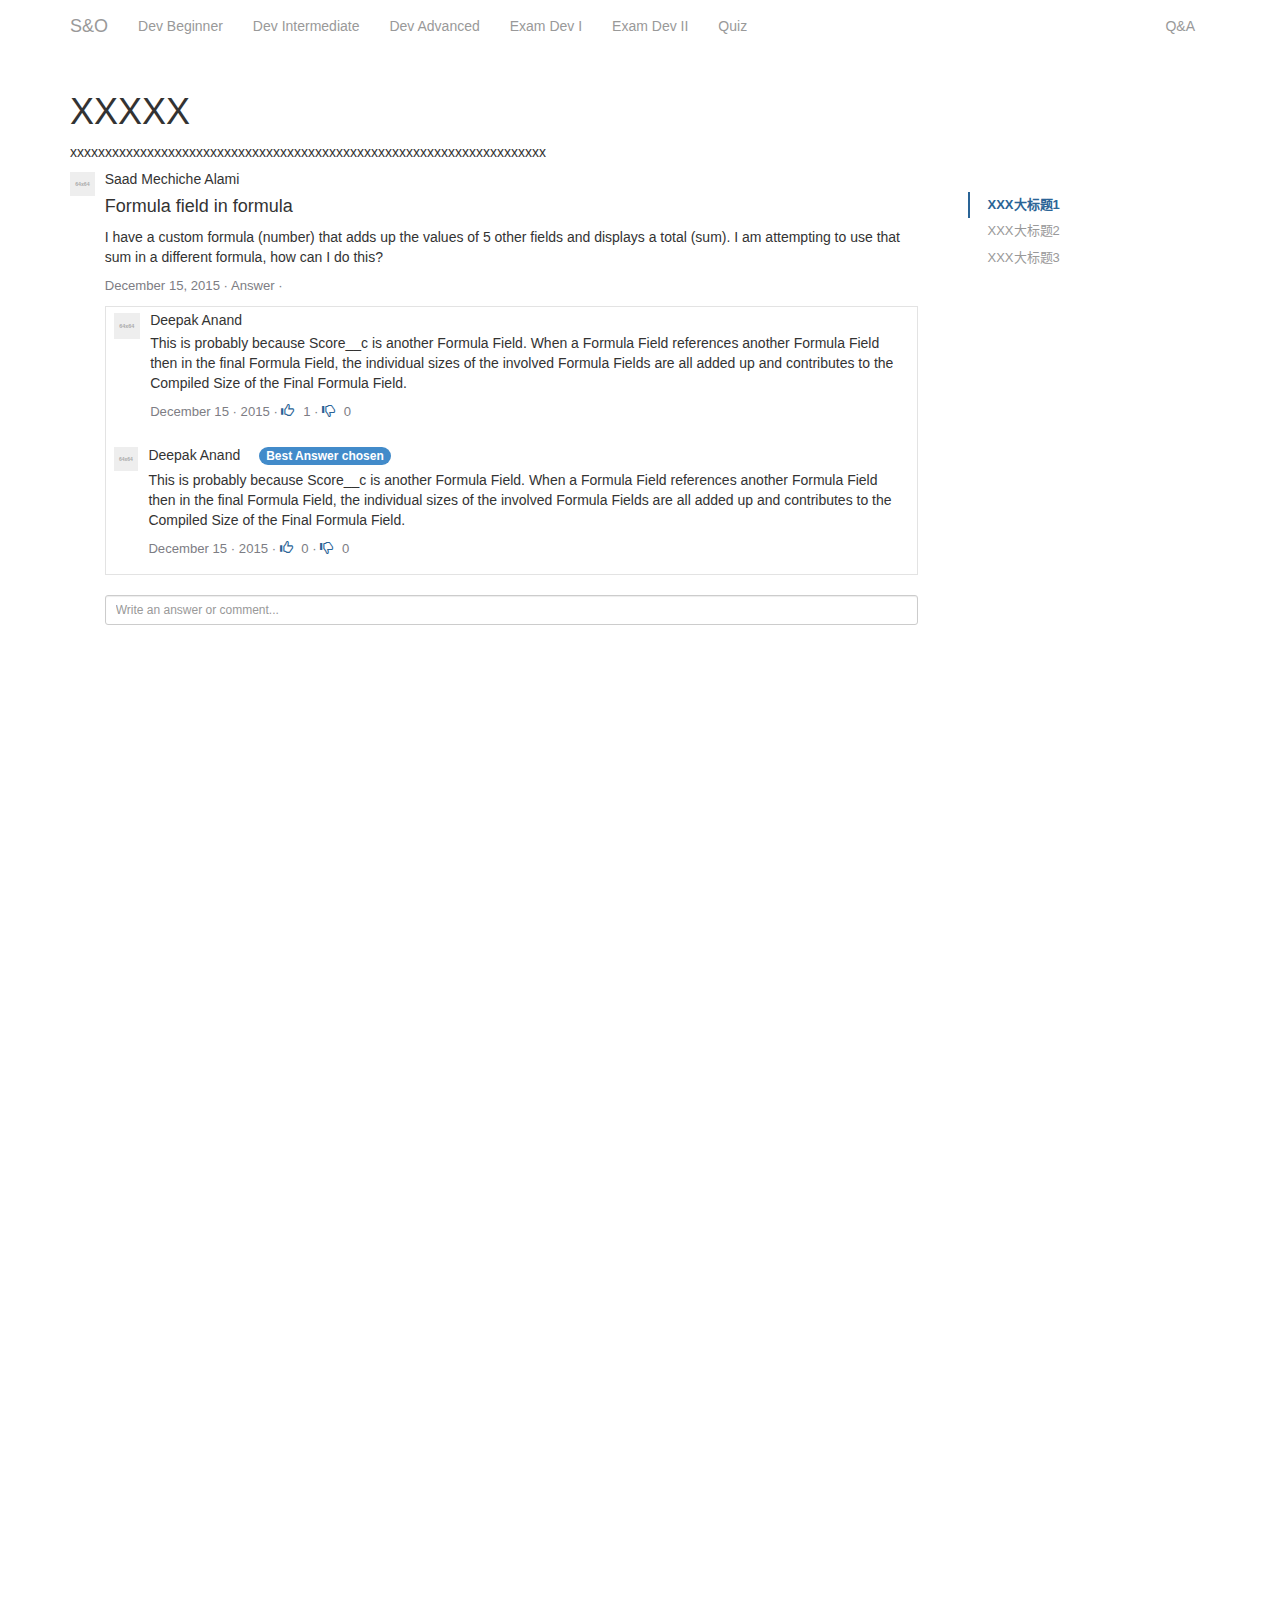
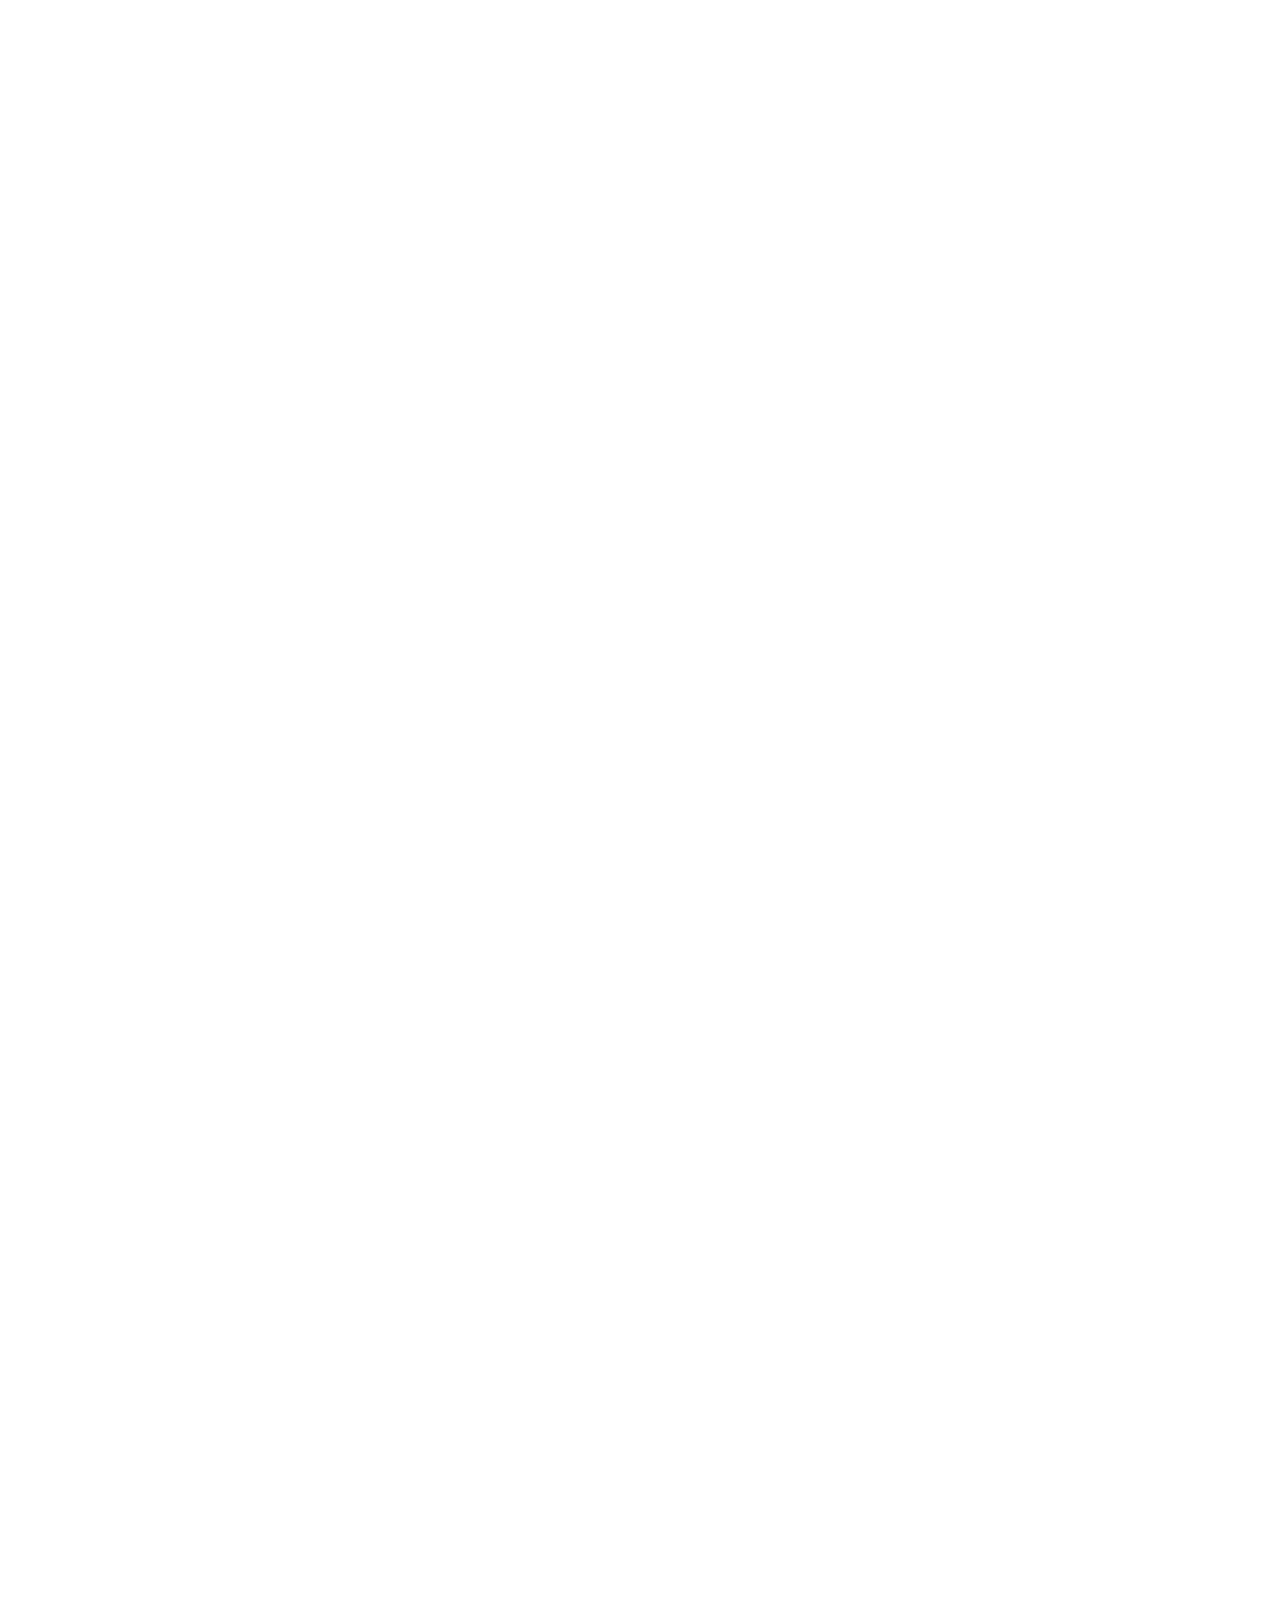
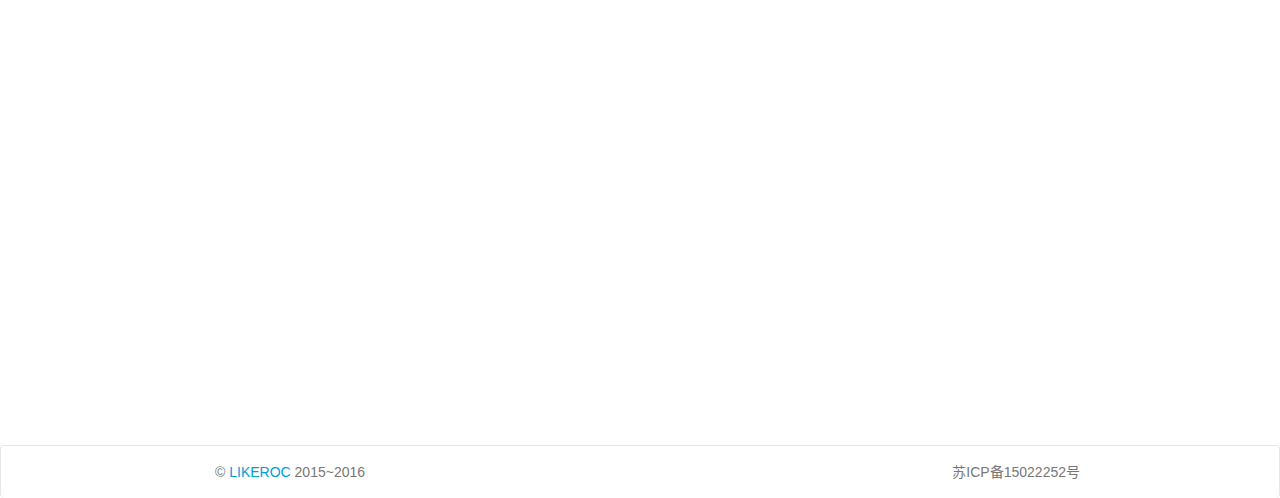
<file: html/qa.html>
<!DOCTYPE html>
<html lang="zh-cn">
  <head>
    <meta charset="utf-8">
    <meta http-equiv="X-UA-Compatible" content="IE=edge">
    <meta name="viewport" content="width=device-width, initial-scale=1, user-scalable=no">
    <title>Question & Answers</title>

    <!-- simditor style -->
    <link rel="stylesheet" type="text/css" href="resources/simditor236/styles/simditor.css" />
    <!-- Salesforce lightning design system -->
    <link href="resources/lds214/assets/styles/salesforce-lightning-design-system.css" rel="stylesheet">
    <!-- Bootstrap -->
    <link href="resources/bootstrap330/css/bootstrap.min.css" rel="stylesheet">
    <!-- custom style -->
    <link href="resources/css/bts.css" rel="stylesheet">
    <link href="resources/css/style.css" rel="stylesheet">

    <!-- HTML5 shim and Respond.js for IE8 support of HTML5 elements and media queries -->
    <!-- WARNING: Respond.js doesn't work if you view the page via file:// -->
    <!--[if lt IE 9]>
      <script src="http://cdn.bootcss.com/html5shiv/3.7.2/html5shiv.min.js"></script>
      <script src="http://cdn.bootcss.com/respond.js/1.4.2/respond.min.js"></script>
    <![endif]-->
  </head>
  <body>
    <header>
      <nav class="navbar navbar-myDefault" role="navigation">
        <div class="container myContainer">
          <!-- Brand and toggle get grouped for better mobile display -->
          <div class="navbar-header">
            <button type="button" class="navbar-toggle collapsed" data-toggle="collapse" data-target="#bs-example-navbar-collapse-1">
              <span class="sr-only">Toggle navigation</span>
              <span class="icon-bar"></span>
              <span class="icon-bar"></span>
              <span class="icon-bar"></span>
            </button>
            <a class="navbar-brand" href="#">
              <!-- <img alt="Brand" src="resources/img/logo.png" style="height: 20px;"> -->
              S&amp;O <small class="smalltitle">Salesforce&amp;Onepiece</small>
            </a>
          </div>

          <!-- Collect the nav links, forms, and other content for toggling -->
          <div class="collapse navbar-collapse" id="bs-example-navbar-collapse-1">
            <ul class="nav navbar-nav">
              <li><a href="#">Dev Beginner</a></li>
              <li><a href="#">Dev Intermediate</a></li>
              <li class="active"><a href="#">Dev Advanced</a></li>
              <li><a href="#">Exam Dev I</a></li>
              <li><a href="#">Exam Dev II</a></li>
              <li><a href="#">Quiz</a></li>
            </ul>

            <ul class="nav navbar-nav navbar-right">
              <li><a href="#">Q&amp;A</a></li>
              
            </ul>
          </div><!-- /.navbar-collapse -->
        </div><!-- /.container-fluid -->
      </nav>
      
    </header>

    <main>
      <div class="container">
        <h1>XXXXX</h1>
        <p>xxxxxxxxxxxxxxxxxxxxxxxxxxxxxxxxxxxxxxxxxxxxxxxxxxxxxxxxxxxxxxxxxxxx</p>
      </div>

      <div class="container">
        <div class="row">
          <div class="col-md-9">
            <div class="so-doc-section">
              <div class="media">
                <div class="media-left media-header-q" href="#">
                  <img src="resources/img/qa/64.svg" alt="...">
                </div>
                <div class="media-body" id="大标题1">
                  <h5 class="media-heading">Saad Mechiche Alami </h5>
                  <h4>Formula field in formula</h4>
                  <p>I have a custom formula (number) that adds up the values of 5 other fields and displays a total (sum). I am attempting to use that sum in a different formula, how can I do this?</p>

                  <p class="answerTime">December 15, 2015 · Answer · </p>

                  <div class="media-border">
                    <div class="media media-border-top">
                      <div class="media-left media-header-a" href="#">
                        <img src="resources/img/qa/64.svg" alt="...">
                      </div>
                      <div class="media-body">
                        <h5 class="media-heading">Deepak Anand<span class="badge hide">Best Answer chosen</span></h5>
                        <p>This is probably because Score__c is another Formula Field. When a Formula Field references another Formula Field then in the final Formula Field, the individual sizes of the involved Formula Fields are all added up and contributes to the Compiled Size of the Final Formula Field.</p>

                        <p class="answerTime">December 15 · 2015 · 
                          <a href="##"><span class="glyphicon glyphicon-thumbs-up"></span></a>
                          <span class="glyphicon glyphicon-thumbs-up hide"></span>
                          <span class="thumbs-up-num">1</span> · 
                          <a href="##"><span class="glyphicon glyphicon-thumbs-down"></span></a> 
                          <span class="glyphicon glyphicon-thumbs-down hide"></span>
                          <span class="thumbs-down-num">0</span>
                        </p>
                      </div>
                    </div>

                    <div class="media media-border-top">
                      <div class="media-left media-header-a" href="#">
                        <img src="resources/img/qa/64.svg" alt="...">
                      </div>
                      <div class="media-body">
                        <h5 class="media-heading">Deepak Anand <span class="badge">Best Answer chosen</span></h5>
                        <p>This is probably because Score__c is another Formula Field. When a Formula Field references another Formula Field then in the final Formula Field, the individual sizes of the involved Formula Fields are all added up and contributes to the Compiled Size of the Final Formula Field.</p>

                        <p class="answerTime">December 15 · 2015 · 
                          <a href="##"><span class="glyphicon glyphicon-thumbs-up"></span></a>
                          <span class="glyphicon glyphicon-thumbs-up hide"></span>
                          <span class="thumbs-up-num">0</span> · 
                          <a href="##"><span class="glyphicon glyphicon-thumbs-down"></span></a> 
                          <span class="glyphicon glyphicon-thumbs-down hide"></span>
                          <span class="thumbs-down-num">0</span>
                        </p>
                      </div>
                    </div>

                  </div>

                  <div class="writeAnswer ">

                    <input class="form-control input-sm writeAction" type="text" name="" value="Write an answer or comment..." >
                    <br>
                    <div class="writeText">
                      <input class="form-control input-sm" type="text" name="" placeholder="壮士请留名     &nbsp; &nbsp;&nbsp; 如：王二" >
                      <br/>
                      <textarea id="editor" placeholder="Write an answer or comment..." autofocus></textarea>
                      <bottom class="btn btn-answer btn-default pull-right">Answer</bottom>

                      <bottom class="btn btn-cancel btn-warning pull-left">Cancel</bottom>
                    </div>
                  </div>
                  
                </div>

              </div>


              
            </div>


            

            <div style="height: 3000px;"></div>
          </div>

          <div class="col-md-3">
            <div class="bs-docs-sidebar hidden-print hidden-xs hidden-sm affix">
              <ul class="nav bs-docs-sidenav">

                <li class="active">
                  <a href="#大标题1" >XXX大标题1</a>
                  
                </li>

                <li class="">
                  <a href="#大标题2">XXX大标题2</a>
                  
                </li>

                <li class="">
                  <a href="#大标题3">XXX大标题3</a>
                  
                </li>
              </ul>
            </div>
          </div>

        </div>
      </div>
    </main>

    <nav class="navbar navbar-default nav-footer" role="navigation">
      <footer>
        <div class="container">
            <ul class="nav navbar-nav">
              <li>©<a class="copyright" target="_blank" href="http://www.likeroc.com"> LIKEROC</a> 2015~2016</li>
              <li></li>
            </ul>

            <ul class="nav navbar-nav navbar-right">
              <li>苏ICP备15022252号</li>
            </ul>
        </div>
      </footer>
    </nav>



<!-- 西藏自治区和青海省全部地区，新疆的五分之一地区，甘肃的三分之二地区，四川的三分之二地区，云南的一半，面积达240万平方公里 -->

    <!-- jQuery (necessary for Bootstrap's JavaScript plugins) -->
    <script src="resources/js/jquery.min.js"></script>
    <!-- Include all compiled plugins (below), or include individual files as needed -->
    <script src="resources/bootstrap330/js/bootstrap.min.js"></script>
    <script src="resources/js/bts.min.js"></script>
    <!-- simditor -->
    <script type="text/javascript" src="resources/simditor236/scripts/module.js"></script>
    <script type="text/javascript" src="resources/simditor236/scripts/hotkeys.js"></script>
    <script type="text/javascript" src="resources/simditor236/scripts/uploader.js"></script>
    <script type="text/javascript" src="resources/simditor236/scripts/simditor.js"></script>
    <script type="text/javascript">
      $(function(){

        //  simditor编辑器
        var editor = new Simditor({
          //optional options
          textarea: $('#editor'),
          toolbar : [
            'bold',
            'italic',
            'underline',
            // 'strikethrough',
            // 'fontScale',
            'color',
            'ol',             
            'ul' ,            
            // 'blockquote',
            'code' ,          
            'table',
            'link',
            'image',
            'hr'    ,         
            'indent',
            'outdent',
            'alignment'
          ]

        });

        $('.writeAction').click(function () {
          $('.writeAction').hide();
          $('.writeText').show();
        })

        $('.btn-answer').click(function () {
          $('.writeAction').show();
          $('.writeText').hide();
        });

        $('.btn-cancel').click(function () {
          $('.writeAction').show();
          $('.writeText').hide();
        });

        // /simditor编辑器


      }); 
      
    </script>
    
  </body>
</html>
</file>
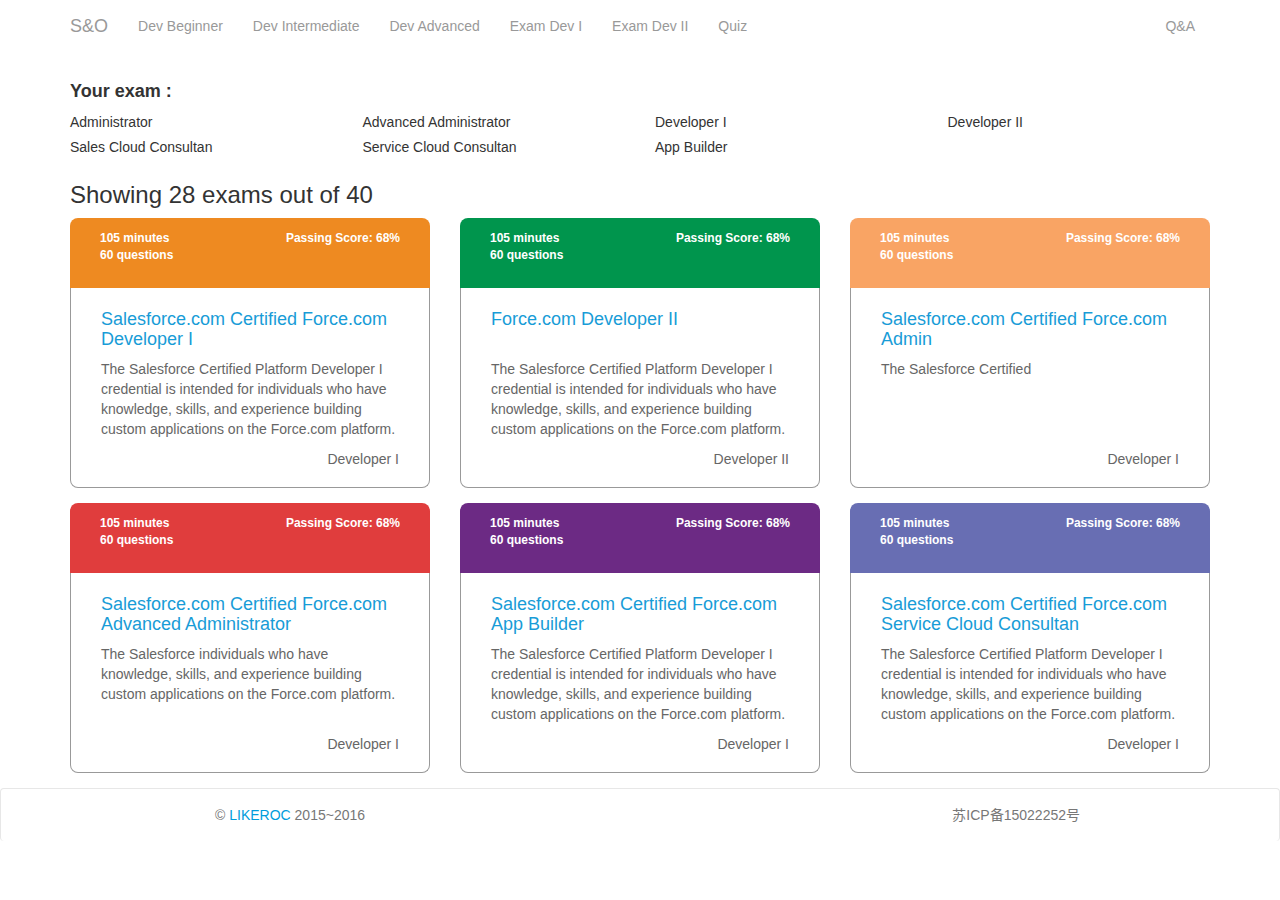
<file: html/quiz.html>
<!DOCTYPE html>
<html lang="zh-cn">
  <head>
    <meta charset="utf-8">
    <meta http-equiv="X-UA-Compatible" content="IE=edge">
    <meta name="viewport" content="width=device-width, initial-scale=1">
    <title>Quiz</title>

    
    <!-- Salesforce lightning design system -->
    <link href="resources/lds214/assets/styles/salesforce-lightning-design-system.css" rel="stylesheet">
    <!-- Bootstrap -->
    <link href="resources/bootstrap330/css/bootstrap.min.css" rel="stylesheet">
    <!-- custom style -->
    <link href="resources/css/style.css" rel="stylesheet">

    <!-- HTML5 shim and Respond.js for IE8 support of HTML5 elements and media queries -->
    <!-- WARNING: Respond.js doesn't work if you view the page via file:// -->
    <!--[if lt IE 9]>
      <script src="http://cdn.bootcss.com/html5shiv/3.7.2/html5shiv.min.js"></script>
      <script src="http://cdn.bootcss.com/respond.js/1.4.2/respond.min.js"></script>
    <![endif]-->
    <style> 
    .orange .tag-upper{ background-color: #EE8A21;}
    .green .tag-upper{ background-color: #00954d;}
    .lightOrange .tag-upper{ background-color: #f9a464;}
    .red .tag-upper{ background-color: #e03d3d;}
    .purple .tag-upper{ background-color: #6c2a84;}
    .lightGreen .tag-upper{ background-color: #686eb3;}
    </style>
  </head>
  <body>
    <header>
      <nav class="navbar navbar-myDefault" role="navigation">
        <div class="container myContainer">
          <!-- Brand and toggle get grouped for better mobile display -->
          <div class="navbar-header">
            <button type="button" class="navbar-toggle collapsed" data-toggle="collapse" data-target="#bs-example-navbar-collapse-1">
              <span class="sr-only">Toggle navigation</span>
              <span class="icon-bar"></span>
              <span class="icon-bar"></span>
              <span class="icon-bar"></span>
            </button>
            <a class="navbar-brand" href="#">
              <!-- <img alt="Brand" src="resources/img/logo.png" style="height: 20px;"> -->
              S&amp;O <small class="smalltitle">Salesforce&amp;Onepiece</small>
            </a>
          </div>

          <!-- Collect the nav links, forms, and other content for toggling -->
          <div class="collapse navbar-collapse" id="bs-example-navbar-collapse-1">
            <ul class="nav navbar-nav">
              <li><a href="#">Dev Beginner</a></li>
              <li><a href="#">Dev Intermediate</a></li>
              <li class="active"><a href="#">Dev Advanced</a></li>
              <li><a href="#">Exam Dev I</a></li>
              <li><a href="#">Exam Dev II</a></li>
              <li><a href="#">Quiz</a></li>
            </ul>

            <ul class="nav navbar-nav navbar-right">
              <li><a href="#">Q&amp;A</a></li>
              
            </ul>
          </div><!-- /.navbar-collapse -->
        </div><!-- /.container-fluid -->
      </nav>
      
    </header>

    <main>
      <div class="container">
        <h4><b>Your exam :</b></h4>
        <div class="filter-list row">

          <div class="col-md-3"><span class="filter-tag" data-filter="exam-admin">Administrator</span></div>
          <div class="col-md-3"><span class="filter-tag" data-filter="exam-adv_admin">Advanced Administrator </span></div>
          <div class="col-md-3"><span class="filter-tag" data-filter="exam-dev1">Developer I</span></div>
          <div class="col-md-3"><span class="filter-tag" data-filter="exam-dev2">Developer II</span></div>
          <div class="col-md-3"><span class="filter-tag" data-filter="exam-salescc">Sales Cloud Consultan</span></div>
          <div class="col-md-3"><span class="filter-tag" data-filter="exam-servicecc">Service Cloud Consultan</span></div>
          <div class="col-md-3"><span class="filter-tag" data-filter="exam-builder">App Builder</span></div>
        </div>

        <h3 class="tag-unmber">Showing 28 exams out of 40</h3>
        <div class="row">
          <div class="col-md-4" title="exam-dev1">
            <div class="filter-tag-main filter-tag-dev1 orange">
              <div class="tag-upper">
                <p class="pull-left"><span>105 minutes</span> <br> 60 questions</p>
                <p class="pull-right">Passing Score: 68%</p>
              </div>
              <div class="tag-downer">
              <a href="##">
                <h4>Salesforce.com Certified Force.com Developer I</h4>
                <p>The Salesforce Certified Platform Developer I credential is intended for individuals who have knowledge, skills, and experience building custom applications on the Force.com platform. </p>
                <p class="pull-right">Developer I</p>
              </a>
              </div>
            </div>
          </div>
          <div class="col-md-4" title="exam-dev2">
            <div class="filter-tag-main filter-tag-dev2 green">
              <div class="tag-upper">
                <p class="pull-left"><span>105 minutes</span> <br> 60 questions</p>
                <p class="pull-right">Passing Score: 68%</p>
              </div>
              <div class="tag-downer">
                <h4>Force.com Developer II</h4>
                <p>The Salesforce Certified Platform Developer I credential is intended for individuals who have knowledge, skills, and experience building custom applications on the Force.com platform. </p>
                <p class="pull-right">Developer II</p>
              </div>
            </div>
          </div>
          <div class="col-md-4" title="exam-dev1">
            <div class="filter-tag-main filter-tag-admin lightOrange">
              <div class="tag-upper">
                <p class="pull-left"><span>105 minutes</span> <br> 60 questions</p>
                <p class="pull-right">Passing Score: 68%</p>
              </div>
              <div class="tag-downer">
                <h4>Salesforce.com Certified Force.com Admin</h4>
                <p>The Salesforce Certified </p>
                <p class="pull-right">Developer I</p>
              </div>
            </div>
          </div>
          <div class="col-md-4" title="exam-dev1">
            <div class="filter-tag-main filter-tag-adv_admin red">
              <div class="tag-upper">
                <p class="pull-left"><span>105 minutes</span> <br> 60 questions</p>
                <p class="pull-right">Passing Score: 68%</p>
              </div>
              <div class="tag-downer">
                <h4>Salesforce.com Certified Force.com Advanced Administrator</h4>
                <p>The Salesforce individuals who have knowledge, skills, and experience building custom applications on the Force.com platform. </p>
                <p class="pull-right">Developer I</p>
              </div>
            </div>
          </div>
          <div class="col-md-4" title="exam-dev2">
            <div class="filter-tag-main filter-tag-builder purple">
              <div class="tag-upper">
                <p class="pull-left"><span>105 minutes</span> <br> 60 questions</p>
                <p class="pull-right">Passing Score: 68%</p>
              </div>
              <div class="tag-downer">
                <h4>Salesforce.com Certified Force.com App Builder</h4>
                <p>The Salesforce Certified Platform Developer I credential is intended for individuals who have knowledge, skills, and experience building custom applications on the Force.com platform. </p>
                <p class="pull-right">Developer I</p>
              </div>
            </div>
          </div>
          <div class="col-md-4" title="">
            <div class="filter-tag-main filter-tag-scc lightGreen">
              <div class="tag-upper">
                <p class="pull-left"><span>105 minutes</span> <br> 60 questions</p>
                <p class="pull-right">Passing Score: 68%</p>
              </div>
              <div class="tag-downer">
                <h4>Salesforce.com Certified Force.com Service Cloud Consultan</h4>
                <p>The Salesforce Certified Platform Developer I credential is intended for individuals who have knowledge, skills, and experience building custom applications on the Force.com platform. </p>
                <p class="pull-right">Developer I</p>
              </div>
            </div>
          </div>
        </div>
      </div>
    </main>


    <nav class="navbar navbar-default nav-footer" role="navigation">
      <footer>
        <div class="container">
            <ul class="nav navbar-nav">
              <li>©<a class="copyright" target="_blank" href="http://www.likeroc.com"> LIKEROC</a> 2015~2016</li>
              <li></li>
            </ul>

            <ul class="nav navbar-nav navbar-right">
              <li>苏ICP备15022252号</li>
            </ul>
        </div>
      </footer>
    </nav>
    <!-- /不是满屏的footer -->







    <!-- jQuery (necessary for Bootstrap's JavaScript plugins) -->
    <script src="resources/js/jquery.min.js"></script>
    <!-- Include all compiled plugins (below), or include individual files as needed -->
    <script src="resources/bootstrap330/js/bootstrap.min.js"></script>

    <script type="text/javascript">
      $(function() {
        $('.filter-tag').click(function () {

          var tag = $(this).attr('class');

          if(tag.indexOf('filter-tag-active') > 0){
            $(this).removeClass('filter-tag-active');
          }else{
            $(this).addClass('filter-tag-active');
          }

          
          
        });

      })
    </script>
  </body>
</html>
</file>
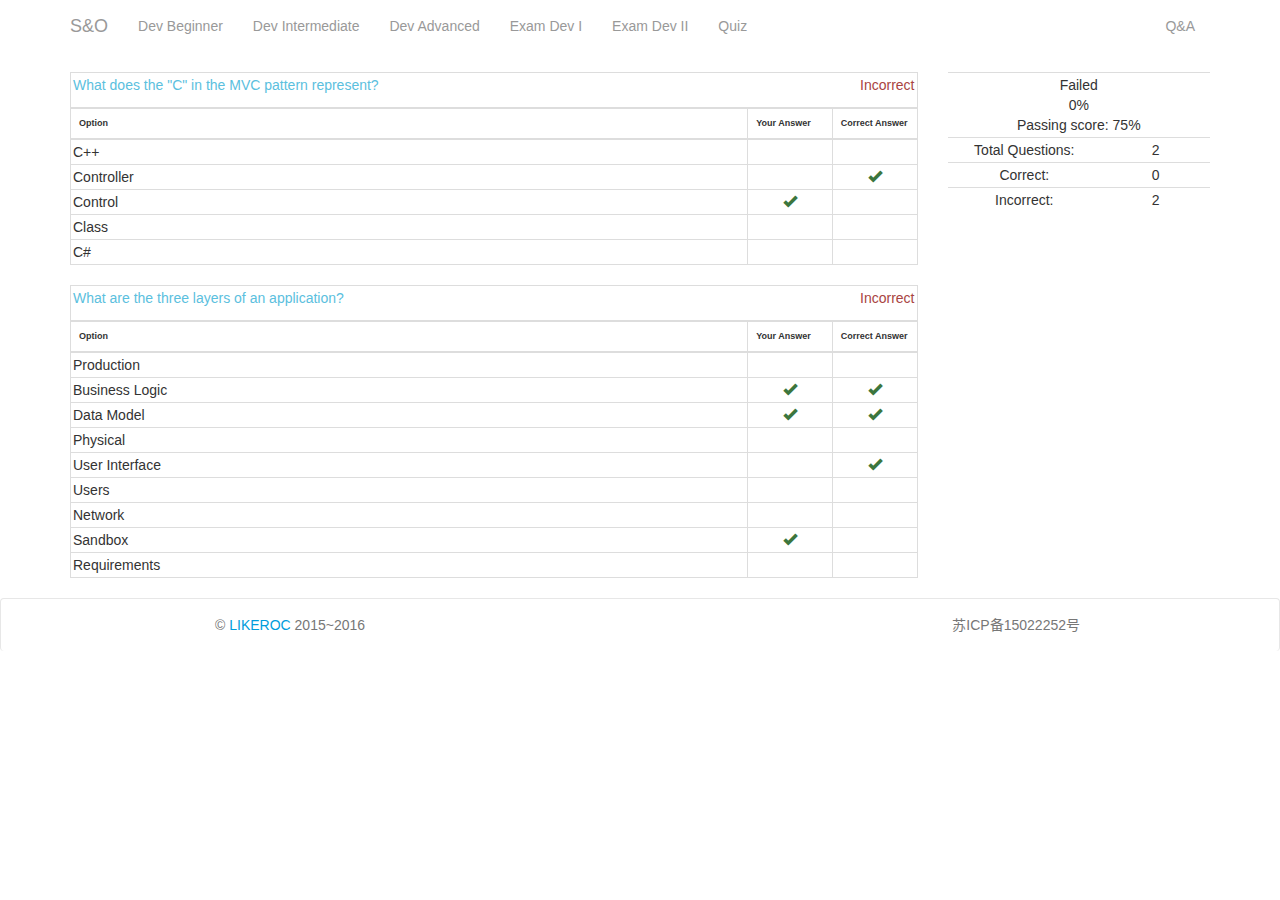
<file: html/results.html>
<!DOCTYPE html>
<html lang="zh-cn">
  <head>
    <meta charset="utf-8">
    <meta http-equiv="X-UA-Compatible" content="IE=edge">
    <meta name="viewport" content="width=device-width, initial-scale=1">
    <title>Rrsults</title>

    
    <!-- Salesforce lightning design system -->
    <link href="resources/lds214/assets/styles/salesforce-lightning-design-system.css" rel="stylesheet">
    <!-- Bootstrap -->
    <link href="resources/bootstrap330/css/bootstrap.min.css" rel="stylesheet">
    <!-- custom style -->
    <link href="resources/css/style.css" rel="stylesheet">

    <!-- HTML5 shim and Respond.js for IE8 support of HTML5 elements and media queries -->
    <!-- WARNING: Respond.js doesn't work if you view the page via file:// -->
    <!--[if lt IE 9]>
      <script src="http://cdn.bootcss.com/html5shiv/3.7.2/html5shiv.min.js"></script>
      <script src="http://cdn.bootcss.com/respond.js/1.4.2/respond.min.js"></script>
    <![endif]-->
  </head>
  <body>

    <header>
      <nav class="navbar navbar-myDefault" role="navigation">
        <div class="container myContainer">
          <!-- Brand and toggle get grouped for better mobile display -->
          <div class="navbar-header">
            <button type="button" class="navbar-toggle collapsed" data-toggle="collapse" data-target="#bs-example-navbar-collapse-1">
              <span class="sr-only">Toggle navigation</span>
              <span class="icon-bar"></span>
              <span class="icon-bar"></span>
              <span class="icon-bar"></span>
            </button>
            <a class="navbar-brand" href="#">
              <!-- <img alt="Brand" src="resources/img/logo.png" style="height: 20px;"> -->
              S&amp;O <small class="smalltitle">Salesforce&amp;Onepiece</small>
            </a>
          </div>

          <!-- Collect the nav links, forms, and other content for toggling -->
          <div class="collapse navbar-collapse" id="bs-example-navbar-collapse-1">
            <ul class="nav navbar-nav">
              <li><a href="#">Dev Beginner</a></li>
              <li><a href="#">Dev Intermediate</a></li>
              <li class="active"><a href="#">Dev Advanced</a></li>
              <li><a href="#">Exam Dev I</a></li>
              <li><a href="#">Exam Dev II</a></li>
              <li><a href="#">Quiz</a></li>
            </ul>

            <ul class="nav navbar-nav navbar-right">
              <li><a href="#">Q&amp;A</a></li>
              
            </ul>
          </div><!-- /.navbar-collapse -->
        </div><!-- /.container-fluid -->
      </nav>
      
    </header>


    <main>
      <div class="container">
        <div class="row">
          <div class="col-md-9">
            <table class="table table-bordered table-thin table-hover">
              <thead class="clearboth">
                <tr>
                  <td colspan="3">
                    <p class="pull-left clr-info">What does the "C" in the MVC pattern represent?</p>
                    <p class="pull-right clr-error">Incorrect</p>
                  </td>
                </tr>
                <tr>
                  <th>Option</th>
                  <th>Your Answer</th>
                  <th>Correct Answer</th>
                </tr>
              </thead>
              <tbody >
                <tr>
                  <td>C++</td>
                  <td></span></td>
                  <td></td>
                </tr>
                <tr>
                  <td>Controller</td>
                  <td></td>
                  <td><span class="glyphicon glyphicon-ok clr-success"></span></td>
                </tr>
                <tr>
                  <td>Control</td>
                  <td><span class="glyphicon glyphicon-ok clr-success"></td>
                  <td></td>
                </tr>
                <tr>
                  <td>Class</td>
                  <td></td>
                  <td></td>
                </tr>
                <tr>
                  <td>C#</td>
                  <td></td>
                  <td></td>
                </tr>
                
              </tbody>
            </table>

            <table class="table table-bordered table-thin table-hover">
              <thead class="clearboth">
                <tr>
                  <td colspan="3">
                    <p class="pull-left clr-info">What are the three layers of an application?</p>
                    <p class="pull-right clr-error">Incorrect</p>
                  </td>
                </tr>
                <tr>
                  <th>Option</th>
                  <th>Your Answer</th>
                  <th>Correct Answer</th>
                </tr>
              </thead>
              <tbody >
                <tr>
                  <td>Production</td>
                  <td></span></td>
                  <td></td>
                </tr>
                <tr>
                  <td>Business Logic</td>
                  <td><span class="glyphicon glyphicon-ok clr-success"></span></td>
                  <td><span class="glyphicon glyphicon-ok clr-success"></span></td>
                </tr>
                <tr>
                  <td>Data Model</td>
                  <td><span class="glyphicon glyphicon-ok clr-success"></td>
                  <td><span class="glyphicon glyphicon-ok clr-success"></td>
                </tr>
                <tr>
                  <td>Physical</td>
                  <td></td>
                  <td></td>
                </tr>
                <tr>
                  <td>User Interface</td>
                  <td></td>
                  <td><span class="glyphicon glyphicon-ok clr-success"></td>
                </tr>
                <tr>
                  <td>Users</td>
                  <td></td>
                  <td></td>
                </tr>
                <tr>
                  <td>Network</td>
                  <td></td>
                  <td></td>
                </tr>
                <tr>
                  <td>Sandbox</td>
                  <td><span class="glyphicon glyphicon-ok clr-success"></td>
                  <td></td>
                </tr>
                <tr>
                  <td>Requirements</td>
                  <td></td>
                  <td></td>
                </tr>



                
              </tbody>
            </table>

          </div>
          <div class="col-md-3">
            <table class="table table-thin">
              <tbody>
                <tr>
                  <td colspan="2" class="exam-result">
                    <span class="">Failed</span><br>
                    <span class="">0% </span><br>
                    <span class="">Passing score: 75%</span>
                  </td>
                </tr>
                <tr>
                  <td>Total Questions:</td>
                  <td>2</td>
                </tr>
                <tr>
                  <td>Correct:</td>
                  <td>0</td>
                </tr>
                <tr>
                  <td>Incorrect:</td>
                  <td>2</td>
                </tr>
              </tbody>
            </table>

          </div>

        </div>

      </div>

    </main>

    <nav class="navbar navbar-default nav-footer" role="navigation">
      <footer>
        <div class="container">
            <ul class="nav navbar-nav">
              <li>©<a class="copyright" target="_blank" href="http://www.likeroc.com"> LIKEROC</a> 2015~2016</li>
              <li></li>
            </ul>

            <ul class="nav navbar-nav navbar-right">
              <li>苏ICP备15022252号</li>
            </ul>
        </div>
      </footer>
    </nav>

    <!-- jQuery (necessary for Bootstrap's JavaScript plugins) -->
    <script src="resources/js/jquery.min.js"></script>
    <!-- Include all compiled plugins (below), or include individual files as needed -->
    <script src="resources/bootstrap330/js/bootstrap.min.js"></script>
  </body>
</html>
</file>
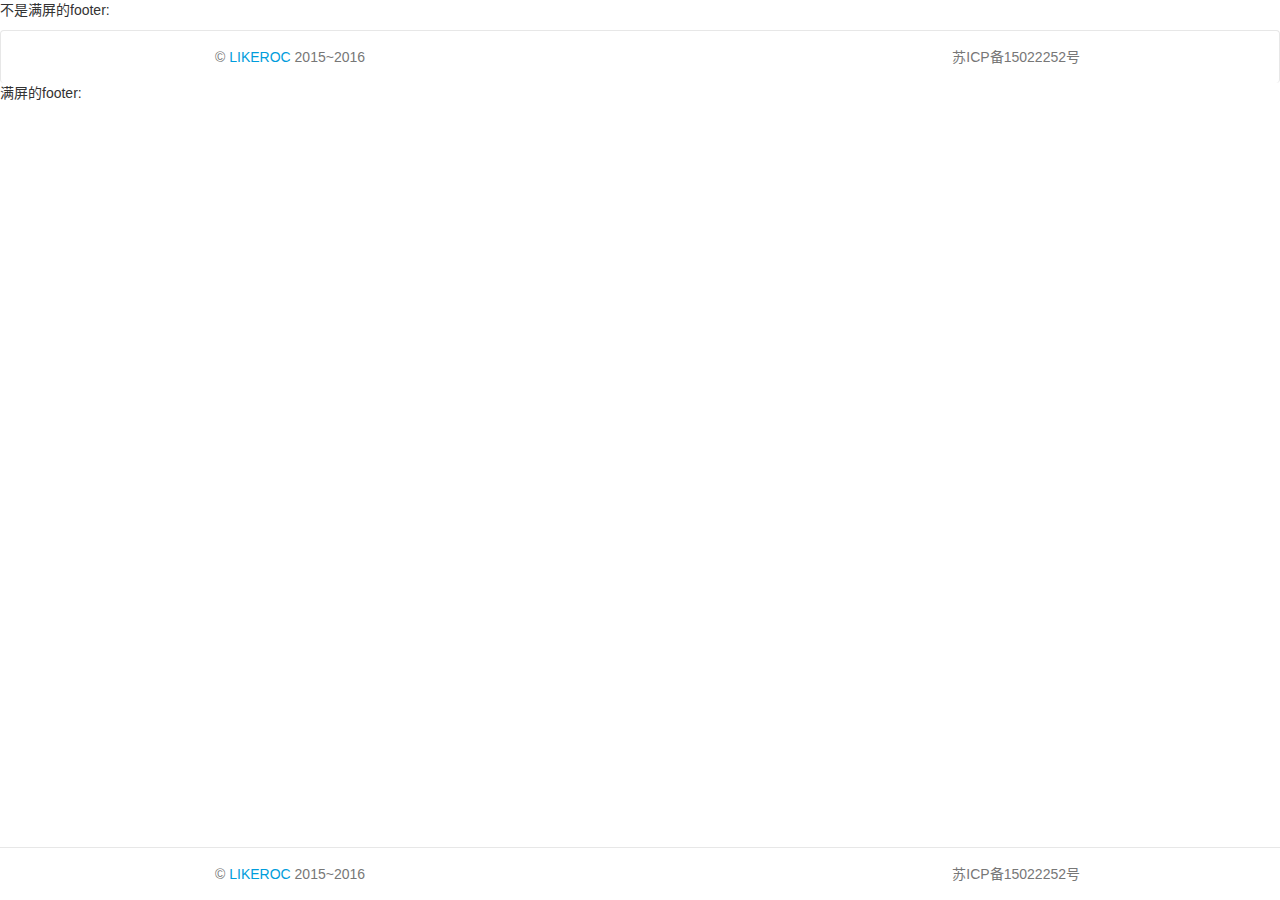
<file: html/Template.html>
<!DOCTYPE html>
<html lang="zh-cn">
  <head>
    <meta charset="utf-8">
    <meta http-equiv="X-UA-Compatible" content="IE=edge">
    <meta name="viewport" content="width=device-width, initial-scale=1">
    <title>Bootstrap 101 Template</title>

    
    <!-- Salesforce lightning design system -->
    <link href="resources/lds214/assets/styles/salesforce-lightning-design-system.css" rel="stylesheet">
    <!-- Bootstrap -->
    <link href="resources/bootstrap330/css/bootstrap.min.css" rel="stylesheet">
    <!-- custom style -->
    <link href="resources/css/style.css" rel="stylesheet">

    <!-- HTML5 shim and Respond.js for IE8 support of HTML5 elements and media queries -->
    <!-- WARNING: Respond.js doesn't work if you view the page via file:// -->
    <!--[if lt IE 9]>
      <script src="http://cdn.bootcss.com/html5shiv/3.7.2/html5shiv.min.js"></script>
      <script src="http://cdn.bootcss.com/respond.js/1.4.2/respond.min.js"></script>
    <![endif]-->
  </head>
  <body>

    <!-- 不是满屏的footer -->
    <p>不是满屏的footer:</p>
    <nav class="navbar navbar-default nav-footer" role="navigation">
      <footer>
        <div class="container">
            <ul class="nav navbar-nav">
              <li>©<a class="copyright" target="_blank" href="http://www.likeroc.com"> LIKEROC</a> 2015~2016</li>
              <li></li>
            </ul>

            <ul class="nav navbar-nav navbar-right">
              <li>苏ICP备15022252号</li>
            </ul>
        </div>
      </footer>
    </nav>
    <!-- /不是满屏的footer -->


    <!-- /满屏的footer -->
    <p>满屏的footer:</p>
    <nav class="navbar navbar-default navbar-fixed-bottom nav-footer" role="navigation">
      <footer>
        <div class="container">
            <ul class="nav navbar-nav">
              <li>©<a class="copyright" target="_blank" href="http://www.likeroc.com"> LIKEROC</a> 2015~2016</li>
              <li></li>
            </ul>

            <ul class="nav navbar-nav navbar-right">
              <li>苏ICP备15022252号</li>
            </ul>
        </div>
      </footer>
    </nav>
    <!-- /满屏的footer -->





    <!-- jQuery (necessary for Bootstrap's JavaScript plugins) -->
    <script src="resources/js/jquery.min.js"></script>
    <!-- Include all compiled plugins (below), or include individual files as needed -->
    <script src="resources/bootstrap330/js/bootstrap.min.js"></script>
  </body>
</html>
</file>
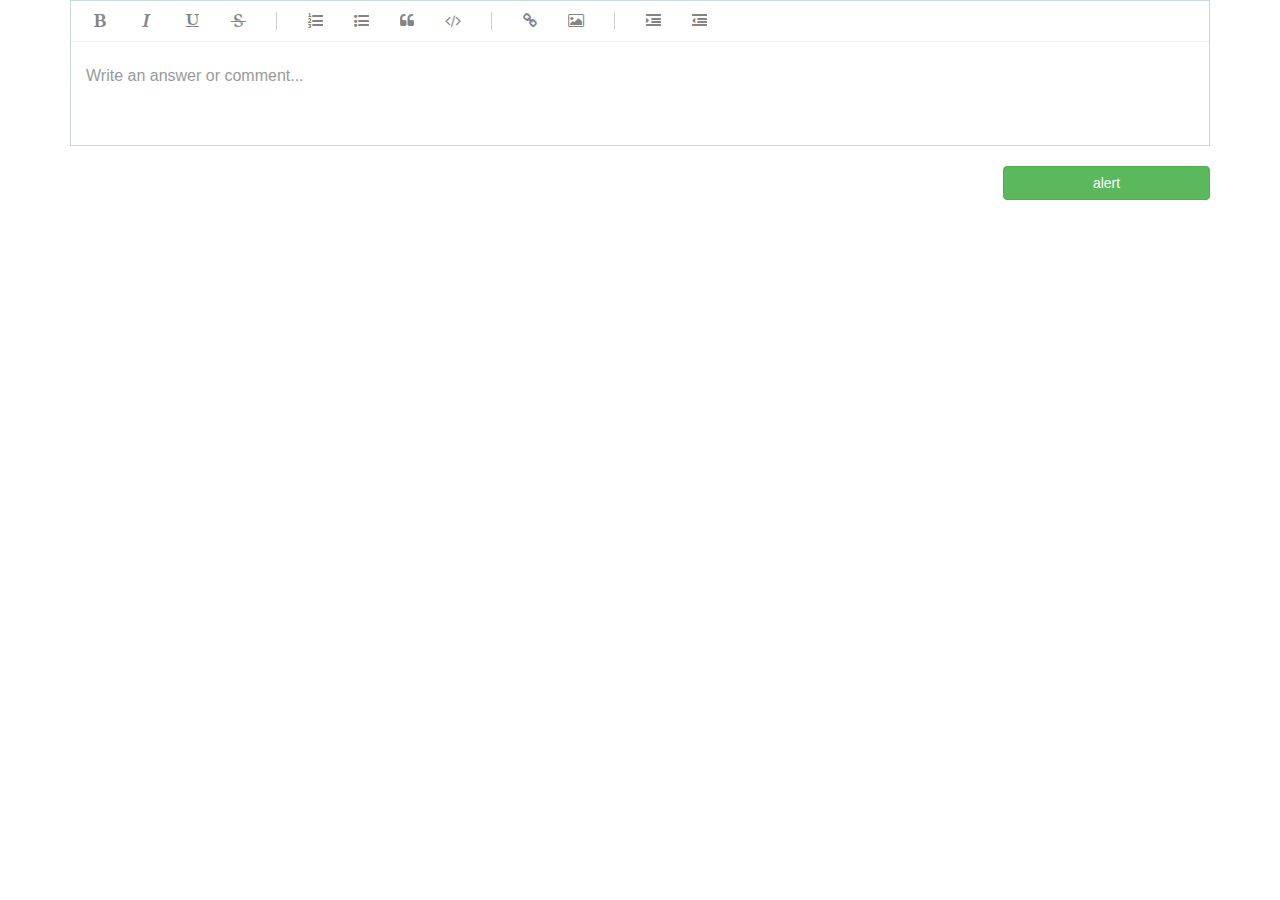
<file: html/TemplateSimditor.html>
<!DOCTYPE html>
<html lang="zh-cn">
  <head>
    <meta charset="utf-8">
    <meta http-equiv="X-UA-Compatible" content="IE=edge">
    <meta name="viewport" content="width=device-width, initial-scale=1">
    <title>Bootstrap 101 Template</title>

    <!-- simditor style -->
    <link rel="stylesheet" type="text/css" href="resources/simditor236/styles/simditor.css" />
    <!-- Salesforce lightning design system -->
    <link href="resources/lds214/assets/styles/salesforce-lightning-design-system.css" rel="stylesheet">
    <!-- Bootstrap -->
    <link href="resources/bootstrap330/css/bootstrap.min.css" rel="stylesheet">
    <!-- custom style -->
    <link href="resources/css/style.css" rel="stylesheet">

    <!-- HTML5 shim and Respond.js for IE8 support of HTML5 elements and media queries -->
    <!-- WARNING: Respond.js doesn't work if you view the page via file:// -->
    <!--[if lt IE 9]>
      <script src="http://cdn.bootcss.com/html5shiv/3.7.2/html5shiv.min.js"></script>
      <script src="http://cdn.bootcss.com/respond.js/1.4.2/respond.min.js"></script>
    <![endif]-->
  </head>
  <body>

  <div class="container">
    <textarea id="editor" placeholder="Balabala" autofocus></textarea>

    <br>
    <input class="btn btn-success pull-right" type="bottom" name="" value="alert" >
  </div>





    <!-- jQuery (necessary for Bootstrap's JavaScript plugins) -->
    <script src="resources/js/jquery.min.js"></script>
    <!-- Include all compiled plugins (below), or include individual files as needed -->
    <script src="resources/bootstrap330/js/bootstrap.min.js"></script>
    <!-- simditor -->
    <!-- <script type="text/javascript" src="[script path]/jquery.min.js"></script> -->
    <script type="text/javascript" src="resources/simditor236/scripts/module.js"></script>
    <script type="text/javascript" src="resources/simditor236/scripts/hotkeys.js"></script>
    <script type="text/javascript" src="resources/simditor236/scripts/uploader.js"></script>
    <script type="text/javascript" src="resources/simditor236/scripts/simditor.js"></script>
    <script type="text/javascript">
      $(function(){

        var editor = new Simditor({
          //optional options
          textarea: $('#editor'),
          placeholder: 'Write an answer or comment...'

        });

        $('.btn').click(function () {
          alert(editor.sync() )
        });

      }); 


      
    </script>
  </body>
</html>
</file>
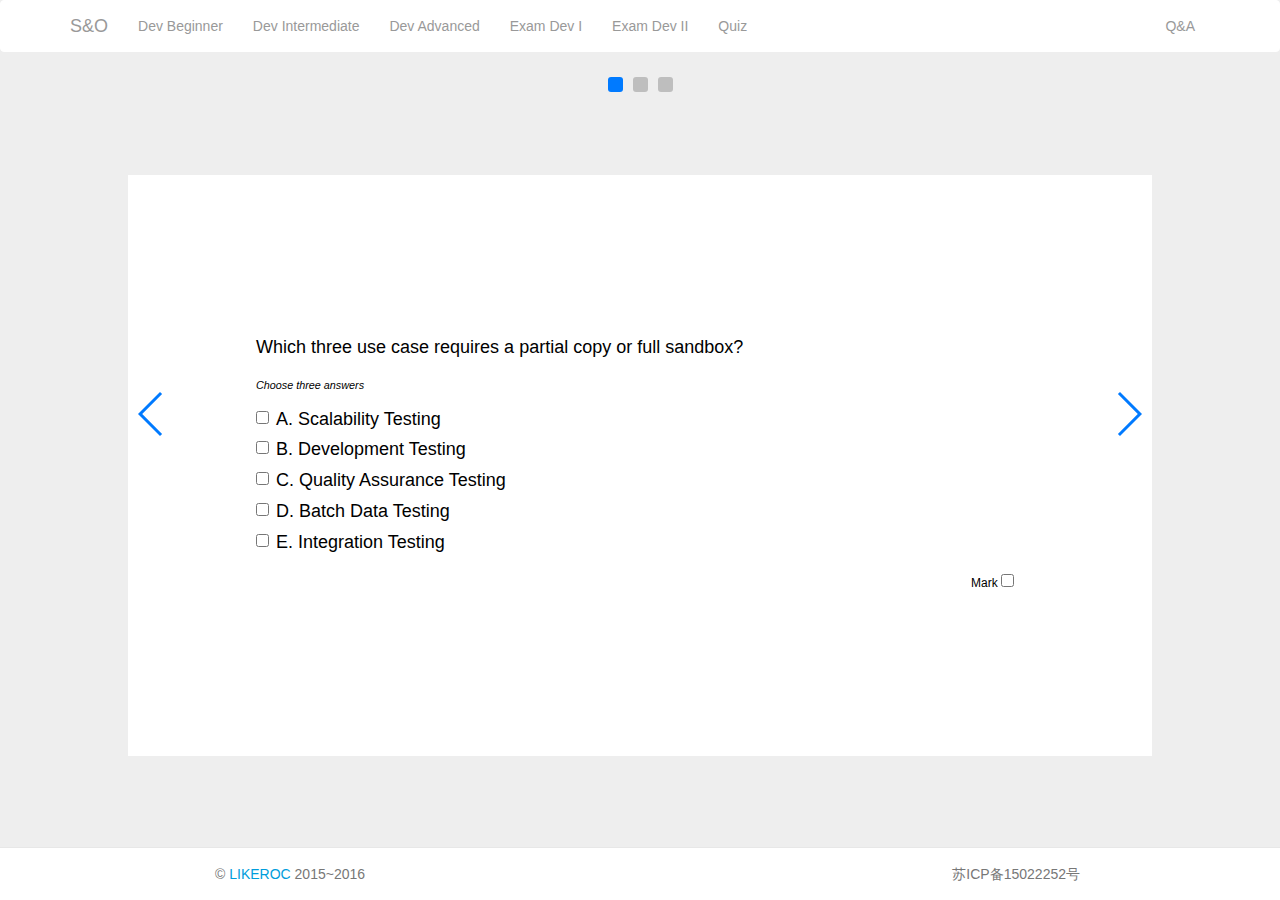
<file: html/testing.html>
<!DOCTYPE html>
<html lang="en">
<head>
    <meta charset="utf-8">
    <meta http-equiv="X-UA-Compatible" content="IE=edge">
    <meta name="viewport" content="width=device-width, initial-scale=1, user-scalable=no">
    <title>Exam</title>

    <!-- Link Swiper's CSS -->
    <link rel="stylesheet" href="resources/swiper/css/swiper.min.css">
    <!-- simditor style -->
    <link rel="stylesheet" type="text/css" href="resources/simditor236/styles/simditor.css" />
    <!-- Salesforce lightning design system -->
    <link href="resources/lds214/assets/styles/salesforce-lightning-design-system.css" rel="stylesheet">
    <!-- Bootstrap -->
    <link href="resources/bootstrap330/css/bootstrap.min.css" rel="stylesheet">
    <!-- custom style -->
    <link href="resources/css/bts.css" rel="stylesheet">
    <link href="resources/css/style.css" rel="stylesheet">
    

    <!-- Demo styles -->
    <style>
    html, body{
        position: relative;
        height: 100%;
        background: #eee; 
    }
    main{text-align: center; position: relative; }
    /*手机*/
    @media (max-width: 767px){
        main{height: 78%;}
        .swiper-container-horizontal>.swiper-pagination{height: 13%;}
        .swiper-wrapper{height: 85%; top: 15%; }
        .exam-content{width: 100%; }
    }
    /*平板竖屏*/
    @media (min-width: 768px){
        main{height: 83%;}
        .swiper-container-horizontal>.swiper-pagination{height: 15%;}
        .swiper-wrapper{height: 85%; top: 15%; }
    }
    /*桌面显示器*/
    @media (min-width: 992px){
        main{height: 76%;}
        .swiper-container-horizontal>.swiper-pagination{height: 15%;}
        .swiper-wrapper{height: 85%; top: 15%; }
    }
    .mark {
        padding: .2em;
        background-color: red;
    }
    </style>
</head>
<body>
    <header>
      <nav class="navbar navbar-myDefault" role="navigation">
        <div class="container myContainer">
          <!-- Brand and toggle get grouped for better mobile display -->
          <div class="navbar-header">
            <button type="button" class="navbar-toggle collapsed" data-toggle="collapse" data-target="#bs-example-navbar-collapse-1">
              <span class="sr-only">Toggle navigation</span>
              <span class="icon-bar"></span>
              <span class="icon-bar"></span>
              <span class="icon-bar"></span>
            </button>
            <a class="navbar-brand" href="#">
              <!-- <img alt="Brand" src="resources/img/logo.png" style="height: 20px;"> -->
              S&amp;O <small class="smalltitle">Salesforce&amp;Onepiece</small>
            </a>
          </div>

          <!-- Collect the nav links, forms, and other content for toggling -->
          <div class="collapse navbar-collapse" id="bs-example-navbar-collapse-1">
            <ul class="nav navbar-nav">
              <li><a href="#">Dev Beginner</a></li>
              <li><a href="#">Dev Intermediate</a></li>
              <li class="active"><a href="#">Dev Advanced</a></li>
              <li><a href="#">Exam Dev I</a></li>
              <li><a href="#">Exam Dev II</a></li>
              <li><a href="#">Quiz</a></li>
            </ul>

            <ul class="nav navbar-nav navbar-right">
              <li><a href="#">Q&amp;A</a></li>
              
            </ul>
          </div><!-- /.navbar-collapse -->
        </div><!-- /.container-fluid -->
      </nav>
      
    </header>


    <main>
    <div class="exam-content">
        <!-- Swiper -->
        <div class="swiper-container">
            <!-- Add Pagination -->
            <div class="swiper-pagination"></div>

            <div class="swiper-wrapper">

                <div class="swiper-slide">
                    <div class="exam-main exam-on-0">
                        <p>Which three use case requires a partial copy or full sandbox?</p>
                        <small><i>Choose three answers</i></small>
                        <div class="checkbox">
                          <label>
                            <input type="checkbox" name="Cards-0005" value="A" />
                            A. Scalability Testing
                          </label>
                        </div>
                        <div class="checkbox ">
                          <label>
                            <input type="checkbox" name="Cards-0005" value="B" />
                            B. Development Testing
                          </label>
                        </div>
                        <div class="checkbox ">
                          <label>
                            <input type="checkbox" name="Cards-0005" value="C" />
                            C. Quality Assurance Testing
                          </label>
                        </div>
                        <div class="checkbox ">
                          <label>
                            <input type="checkbox" name="Cards-0005" value="D" />
                            D. Batch Data Testing
                          </label>
                        </div>
                        <div class="checkbox ">
                          <label>
                            <input type="checkbox" name="Cards-0005" value="E" />
                            E. Integration Testing
                          </label>
                        </div>

                        <div class="marked text-right input-sm">
                          Mark <input type="checkbox" id="1" value="100" onchange="ismark(this);">
                        </div>
                    </div>
                </div>
                <div class="swiper-slide">
                    <div class="exam-main">
                        <p>In the Lightning Component framework, where is client-side controller logic contained?</p>
                        <small>Choose one answer</small>
                        <div class="radio">
                          <label>
                            <input type="checkbox" name="Cards-0006" value="A" />
                            A. Apex
                          </label>
                        </div>
                        <div class="radio">
                          <label>
                            <input type="checkbox" name="Cards-0006" value="B" />
                            B. Visualforce
                          </label>
                        </div>
                        <div class="radio">
                          <label>
                            <input type="checkbox" name="Cards-0006" value="C" />
                            C. HTML
                          </label>
                        </div>
                        <div class="radio">
                          <label>
                            <input type="checkbox" name="Cards-0006" value="D" />
                            D. JavaScript
                          </label>
                        </div>
                        <div class="marked text-right input-sm">
                          Mark <input type="checkbox" id="2" value="100" onchange="ismark(this);">
                        </div>
                    </div>
                </div>

                <!-- ---------------------------------------------------- -->
                <div class="swiper-slide">
                    <div class="exam-main exam-on-0" style="text-align: center; ">
                        
                          <button onclick="submitJson()" type="button" class="btn btn-primary btn-lg" style="margin-top: 35%;">Submit</button>
                      
                    </div>
                </div>
                <!-- ---------------------------------------------------- -->


            </div>
            <!-- Add Arrows -->
            <div class="swiper-button-next"></div>
            <div class="swiper-button-prev"></div>
        </div>
    </div>
    </main>

    <nav class="navbar navbar-default nav-footer navbar-fixed-bottom" role="navigation">
      <footer>
        <div class="container">
            <ul class="nav navbar-nav">
              <li>©<a class="copyright" target="_blank" href="http://www.likeroc.com"> LIKEROC</a> 2015~2016</li>
              <li></li>
            </ul>

            <ul class="nav navbar-nav navbar-right">
              <li>苏ICP备15022252号</li>
            </ul>
        </div>
      </footer>
    </nav>
    
        
    

    <!-- Swiper JS -->
    <script src="resources/swiper/js/swiper.min.js"></script>
    <!-- jQuery (necessary for Bootstrap's JavaScript plugins) -->
    <script src="resources/js/jquery.min.js"></script>
    <!-- Include all compiled plugins (below), or include individual files as needed -->
    <script src="resources/bootstrap330/js/bootstrap.min.js"></script>
    

    <!-- Initialize Swiper -->
    <script>
    function submitJson() {
      
      //获取所有选择的name
      var ds = new Array();
      $('input:checked').each(function () {
        ds.push($(this).attr('name'));
      })
      
      //上面获取的name，去重
      var names = new Array();
      for(var i=0; i<ds.length; i++){
        if(!contains(names,ds[i])){
          names.push(ds[i])
        }
      }

      //判断obj在数组arr里是否存在
      function contains(arr, obj) {  
          var i = arr.length;  
          while (i--) {  
              if (arr[i] === obj) {  
                  return true;  
              }  
          }  
          return false;  
      } 

      //生成Json格式字符串
      var checkIds = '';
      for(var i = 0;i<names.length; i++){
        checkIds += '"'+names[i]+'":[';

        $('input[name^="'+names[i]+'"]:checked').each(function () {
          checkIds += '"'+$(this).val()+'",';
        });
        checkIds = checkIds.substring(0,checkIds.length-1);
        checkIds += '],' ;
      }
      checkIds = '{'+checkIds.substring(0,checkIds.length-1)+'}';
      console.log(checkIds);//{"Cards-0005":["A","B","C"],"Cards-0006":["A","B"]}
      
    }

    function ismark(v) {
      var si = parseInt($(v).parent().parent().parent().attr('data-swiper-slide-index'))+1;
      
      if($(v).is(':checked')){
        $('.swiper-pagination-bullet:nth-child('+si+')').addClass('mark');
      }else{
        $('.swiper-pagination-bullet:nth-child('+si+')').removeClass('mark');
      }
    }

    $(function () {
      var swiper = new Swiper('.swiper-container', {
          pagination: '.swiper-pagination',
          nextButton: '.swiper-button-next',
          prevButton: '.swiper-button-prev',
          slidesPerView: 1,
          paginationClickable: true,
          spaceBetween: 30,
          loop: true
      });



    })
    
    </script>
</body>
</html>
</file>
<file: html/resources/css/style.css>
/*自定义全局样式*/
.navbar-myDefault {
    background-color: #fff; 
    border-color: #fff; 
}
.navbar-myDefault .navbar-toggle:hover, .navbar-myDefault .navbar-toggle:focus {
    background-color: #ddd;
}
.navbar-myDefault .navbar-toggle {
    border-color: #ddd;
}
.navbar-myDefault .navbar-toggle .icon-bar {
    background-color: #888;
}



/*/自定义全局样式*/



/*覆盖bootstrap样式*/
a{color: #999}
.nav>li>a:hover, .nav>li>a:focus {
    background-color: #fff;
}
.dropdown-menu>li>a{color: #999; }
small { font-size: 60%;}
.navbar-default{background-color: #fff; }
/*/覆盖bootstrap样式*/



/*------index------*/
.content{text-align: center; padding-top: 45px; }
.big-title h1{font-size: 60px; }
.big-title p{line-height: 1.6em; font-size: 20px; }
.big-title{padding-left: 150px; padding-right: 150px; }
.clr-red{color: #ff6633 ;}
.clr-orange{color: #ffcc00 ;}
.clr-green{color: #66cc00 ;}
.clr-blue{color: #0066ff ;}
.clr-gay{color: #999; }

/*------/index------*/


/*------footer------*/
.nav-footer{
  border-bottom-width: 0px;
  margin-bottom: 0px;
}
footer{padding: 16px 0; color: #777; }
.navbar-nav>li>a.copyright{display: inline; padding: 0; color: #009DDC; }


/*------/footer------*/


/*------detail------*/








/*------/detail------*/

/*------qa------*/
.answerTime{font-size: .938em; color: #7d7d84; }
.media-border{border: 1px solid #e3e3e3; padding: 6px 8px; }
.glyphicon-thumbs-up{margin-right: 5px; }
.glyphicon-thumbs-down{margin-right: 5px; }
.writeAnswer{margin-top: 20px; }
.writeText{display: none;}
.writeText .btn.pull-right{margin-top: 20px; }
.btn-cancel{margin-top: 20px; }
.writeAnswer .input-sm{color: #999; } 
a .glyphicon{color: #2a6496; }
.badge{background-color: #428bca; margin-left: 15px; }





/*------/qa------*/


/*------/results------*/
.clr-error{color: #a94442; }
.clr-warning{color: #8a6d3b;}
.clr-success{color: #3c763d; }
.clr-info{color: #5bc0de; }

.exam-result{text-align: center; }
.table.table-thin>thead>tr>td,.table.table-thin>tbody>tr>td{padding: 2px;}
.table.table-thin>thead>tr>td:nth-last-child(1),.table.table-thin>tbody>tr>td:nth-last-child(1),
.table.table-thin>thead>tr>td:nth-last-child(2),.table.table-thin>tbody>tr>td:nth-last-child(2)
{width: 10%; text-align: center; }
.table-thin th{font-size: 9px; }
/*------/results------*/


/*------Exam------*/
.swiper-container {
    width: 100%;
    height: 100%;
    margin-left: auto;
    margin-right: auto;
}
.swiper-slide {
    text-align: center;
    font-size: 18px;
    background: #fff;

    /* Center slide text vertically */
    display: -webkit-box;
    display: -ms-flexbox;
    display: -webkit-flex;
    display: flex;
    -webkit-box-pack: center;
    -ms-flex-pack: center;
    -webkit-justify-content: center;
    justify-content: center;
    -webkit-box-align: center;
    -ms-flex-align: center;
    -webkit-align-items: center;
    align-items: center;
}
.marked{}

/*----------------my style----------------*/
.swiper-pagination-bullet{
    width: 15px;
    height: 15px;
    border-radius:20%;
}
.swiper-container-horizontal>.swiper-pagination{
    text-align: center;
    top: 0px;
    bottom: auto;
    height: 15%;
    overflow-y: auto;
    padding-top: 5px;
}
.swiper-wrapper{height: 85%; top: 15%; }

.exam-content{
        height: 100%;
        width: 80%;
        position: relative;
        font-family: Helvetica Neue, Helvetica, Arial, sans-serif;
        font-size: 14px;
        color:#000;
        margin: 0 auto;
        padding: 0;
    }


/*----------------/my style----------------*/
.exam-main{text-align: left; width: 75%; }
.swiper-slide{overflow-y: auto; }
/*手机*/
@media (max-width: 767px){
  .exam-main{height: 100%; padding-top: 10%; }
}



/*------/Exam------*/


/*------quiz------*/
.filter-tag-active{
  border-radius: 4px;
  background-clip: padding-box;
  background-color: #757e8f;
  color: #fff;
  padding: 2px 4px;
}
.filter-tag,.filter-tag-active:hover{cursor: pointer;}
.filter-list .col-md-3{margin-bottom: 5px; }
.filter-tag-main{
  margin-bottom: 15px;
  
}
.filter-tag-dev1 .tag-upper{ background-color: #EE8A21;}
.filter-tag-dev2 .tag-upper{ background-color: #00954d;}
.filter-tag-admin .tag-upper{ background-color: #f9a464;}
.filter-tag-adv_admin .tag-upper{ background-color: #e03d3d;}
.filter-tag-builder .tag-upper{ background-color: #6c2a84;}
.filter-tag-scc .tag-upper{ background-color: #686eb3;}

.tag-upper{
  color: #fff;
  height: 70px;
  font-size: 12px;
  font-weight: bold;
  padding: 12px 30px;
  border-top-left-radius: 8px;
  border-top-right-radius: 8px;
}
.tag-downer{
  height: 200px;
  overflow-y: hidden;
  padding: 12px 30px;
  
  border-bottom-right-radius: 8px;
  border-bottom-left-radius: 8px;
  border-bottom: 1px solid #999;
  border-left: 1px solid #999;
  border-right: 1px solid #999;
}
.tag-downer h4{color: #189CD7; height: 38.4px; }
.tag-downer p{color: #666; height: 80px;}
.tag-downer .text-right{
  color: #999;
    font-weight: bold;
    line-height: 28px;
}







/*------/quiz------*/








/*----------------------------------------------自适应模块-----------------------------------------------*/

/*手机*/
@media (max-width: 767px){
  .nav>li {
      border-bottom: 1px solid #888;
  }
  footer .nav>li{border: 0; }
  footer .navbar-nav {
      float: left;
      margin: 0;
  }

  footer .navbar-right {
      float: right!important;
  }
  .navbar-brand img{height: 20px; }
  .smalltitle{display: inline; }
  .big-title h1{font-size: 30px; }
  .big-title p{line-height: 1.6em; font-size: 20px; }
  .big-title{padding-left: 0px; padding-right: 0px; }

  .nav>li.active{background-color: #f9f9f9;}


}

/*平板竖屏*/
@media (min-width: 768px){
  .smalltitle{display: none; }
  .navbar-nav>li>a {
      padding-right: 10px;
      padding-left: 10px;
  }

}

/*桌面显示器*/
@media (min-width: 992px){
  .navbar-nav>li>a {
      padding-right: 15px;
      padding-left: 15px;
  }
  footer .container{padding-right: 160px; padding-left: 160px; }
}


/*大桌面显示器*/
@media (min-width: 1200px){

}
</file>
<file: html/resources/css/bts.css>
body{position:relative}.table code{font-size:13px;font-weight:400}.btn-outline{color:#563d7c;background-color:transparent;border-color:#563d7c}.btn-outline:hover,.btn-outline:focus,.btn-outline:active{color:#fff;background-color:#563d7c;border-color:#563d7c}.btn-outline-inverse{color:#fff;background-color:transparent;border-color:#cdbfe3}.btn-outline-inverse:hover,.btn-outline-inverse:focus,.btn-outline-inverse:active{color:#563d7c;text-shadow:none;background-color:#fff;border-color:#fff}.bs-docs-booticon{display:block;font-weight:500;color:#fff;text-align:center;cursor:default;background-color:#563d7c;border-radius:15%}.bs-docs-booticon-sm{width:30px;height:30px;font-size:20px;line-height:28px}.bs-docs-booticon-lg{width:144px;height:144px;font-size:108px;line-height:140px}.bs-docs-booticon-inverse{color:#563d7c;background-color:#fff}.bs-docs-booticon-outline{background-color:transparent;border:1px solid #cdbfe3}.bs-docs-nav{margin-bottom:0;background-color:#fff;border-bottom:0}.bs-home-nav .bs-nav-b{display:none}.bs-docs-nav .navbar-brand,.bs-docs-nav .navbar-nav>li>a{font-weight:500;color:#563d7c}.bs-docs-nav .navbar-nav>li>a:hover,.bs-docs-nav .navbar-nav>.active>a,.bs-docs-nav .navbar-nav>.active>a:hover{color:#463265;background-color:#f9f9f9}.bs-docs-nav .navbar-toggle .icon-bar{background-color:#563d7c}.bs-docs-nav .navbar-header .navbar-toggle{border-color:#fff}.bs-docs-nav .navbar-header .navbar-toggle:hover,.bs-docs-nav .navbar-header .navbar-toggle:focus{background-color:#f9f9f9;border-color:#f9f9f9}.bs-docs-footer{padding-top:40px;padding-bottom:40px;margin-top:100px;color:#777;text-align:center;border-top:1px solid #e5e5e5}.bs-docs-footer-links{padding-left:0;margin-top:20px;color:#999}.bs-docs-footer-links li{display:inline;padding:0 2px}.bs-docs-footer-links li:first-child{padding-left:0}@media (min-width:768px){.bs-docs-footer p{margin-bottom:0}}.bs-docs-social{margin-bottom:20px;text-align:center}.bs-docs-social-buttons{display:inline-block;padding-left:0;margin-bottom:0;list-style:none}.bs-docs-social-buttons li{display:inline-block;padding:5px 8px;line-height:1}.bs-docs-social-buttons .twitter-follow-button{width:225px!important}.bs-docs-social-buttons .twitter-share-button{width:98px!important}.github-btn{overflow:hidden;border:0}.bs-docs-masthead,.bs-docs-header{position:relative;padding:30px 15px;color:#cdbfe3;text-align:center;text-shadow:0 1px 0 rgba(0,0,0,.1);background-color:#6f5499;background-image:-webkit-gradient(linear,left top,left bottom,from(#563d7c),to(#6f5499));background-image:-webkit-linear-gradient(top,#563d7c 0,#6f5499 100%);background-image:-o-linear-gradient(top,#563d7c 0,#6f5499 100%);background-image:linear-gradient(to bottom,#563d7c 0,#6f5499 100%);filter:progid:DXImageTransform.Microsoft.gradient(startColorstr='#563d7c', endColorstr='#6F5499', GradientType=0);background-repeat:repeat-x}.bs-docs-masthead .bs-docs-booticon{margin:0 auto 30px}.bs-docs-masthead h1{font-weight:300;line-height:1;color:#fff}.bs-docs-masthead .lead{margin:0 auto 30px;font-size:20px;color:#fff}.bs-docs-masthead .version{margin-top:-15px;margin-bottom:30px;color:#9783b9}.bs-docs-masthead .btn{width:100%;padding:15px 30px;font-size:20px}@media (min-width:480px){.bs-docs-masthead .btn{width:auto}}@media (min-width:768px){.bs-docs-masthead{padding:80px 0}.bs-docs-masthead h1{font-size:60px}.bs-docs-masthead .lead{font-size:24px}}@media (min-width:992px){.bs-docs-masthead .lead{width:80%;font-size:30px}}.bs-docs-header{margin-bottom:40px;font-size:20px}.bs-docs-header h1{margin-top:0;color:#fff}.bs-docs-header p{margin-bottom:0;font-weight:300;line-height:1.4}.bs-docs-header .container{position:relative}@media (min-width:768px){.bs-docs-header{padding-top:60px;padding-bottom:60px;font-size:24px;text-align:left}.bs-docs-header h1{font-size:60px;line-height:1}}@media (min-width:992px){.bs-docs-header h1,.bs-docs-header p{margin-right:380px}}.carbonad{width:auto!important;height:auto!important;padding:20px!important;margin:30px -30px -31px!important;overflow:hidden;font-size:13px!important;line-height:16px!important;text-align:left;background:transparent!important;border:solid #866ab3!important;border-width:1px 0!important}.carbonad-img{margin:0!important}.carbonad-text,.carbonad-tag{display:block!important;float:none!important;width:auto!important;height:auto!important;margin-left:145px!important;font-family:"Helvetica Neue",Helvetica,Arial,sans-serif!important}.carbonad-text{padding-top:0!important}.carbonad-tag{color:inherit!important;text-align:left!important}.carbonad-text a,.carbonad-tag a{color:#fff!important}.carbonad #azcarbon>img{display:none}@media (min-width:480px){.carbonad{width:330px!important;margin:20px auto!important;border-width:1px!important;border-radius:4px}.bs-docs-masthead .carbonad{margin:50px auto 0!important}}@media (min-width:768px){.carbonad{margin-right:0!important;margin-left:0!important}}@media (min-width:992px){.carbonad{position:absolute;top:0;right:15px;width:330px!important;padding:15px!important;margin:0!important}.bs-docs-masthead .carbonad{position:static}}.bs-docs-featurette{padding-top:40px;padding-bottom:40px;font-size:16px;line-height:1.5;color:#555;text-align:center;background-color:#fff;border-bottom:1px solid #e5e5e5}.bs-docs-featurette+.bs-docs-footer{margin-top:0;border-top:0}.bs-docs-featurette-title{margin-bottom:5px;font-size:30px;font-weight:400;color:#333}.half-rule{width:100px;margin:40px auto}.bs-docs-featurette h3{margin-bottom:5px;font-weight:400;color:#333}.bs-docs-featurette-img{display:block;margin-bottom:20px;color:#333}.bs-docs-featurette-img:hover{color:#428bca;text-decoration:none}.bs-docs-featurette-img img{display:block;margin-bottom:15px}@media (min-width:480px){.bs-docs-featurette .img-responsive{margin-top:30px}}@media (min-width:768px){.bs-docs-featurette{padding-top:100px;padding-bottom:100px}.bs-docs-featurette-title{font-size:40px}.bs-docs-featurette .lead{max-width:80%;margin-right:auto;margin-left:auto}.bs-docs-featurette .img-responsive{margin-top:0}}.bs-docs-featured-sites{margin-right:-1px;margin-left:-1px}.bs-docs-featured-sites .col-xs-6{padding:1px}.bs-docs-featured-sites .img-responsive{margin-top:0}@media (min-width:768px){.bs-docs-featured-sites .col-sm-3:first-child img{border-top-left-radius:4px;border-bottom-left-radius:4px}.bs-docs-featured-sites .col-sm-3:last-child img{border-top-right-radius:4px;border-bottom-right-radius:4px}}.bs-examples .thumbnail{margin-bottom:10px}.bs-examples h4{margin-bottom:5px}.bs-examples p{margin-bottom:20px}@media (max-width:480px){.bs-examples{margin-right:-10px;margin-left:-10px}.bs-examples>[class^=col-]{padding-right:10px;padding-left:10px}}.bs-docs-sidebar.affix{position:static}@media (min-width:768px){.bs-docs-sidebar{padding-left:20px}}.bs-docs-sidenav{margin-top:20px;margin-bottom:20px}.bs-docs-sidebar .nav>li>a{display:block;padding:4px 20px;font-size:13px;font-weight:500;color:#999}.bs-docs-sidebar .nav>li>a:hover,.bs-docs-sidebar .nav>li>a:focus{padding-left:19px;color:#563d7c;text-decoration:none;background-color:transparent;border-left:1px solid #563d7c}.bs-docs-sidebar .nav>.active>a,.bs-docs-sidebar .nav>.active:hover>a,.bs-docs-sidebar .nav>.active:focus>a{padding-left:18px;font-weight:700;color:#563d7c;background-color:transparent;border-left:2px solid #563d7c}.bs-docs-sidebar .nav .nav{display:none;padding-bottom:10px}.bs-docs-sidebar .nav .nav>li>a{padding-top:1px;padding-bottom:1px;padding-left:30px;font-size:12px;font-weight:400}.bs-docs-sidebar .nav .nav>li>a:hover,.bs-docs-sidebar .nav .nav>li>a:focus{padding-left:29px}.bs-docs-sidebar .nav .nav>.active>a,.bs-docs-sidebar .nav .nav>.active:hover>a,.bs-docs-sidebar .nav .nav>.active:focus>a{padding-left:28px;font-weight:500}.back-to-top,.bs-docs-theme-toggle{display:none;padding:4px 10px;margin-top:10px;margin-left:10px;font-size:12px;font-weight:500;color:#999}.back-to-top:hover,.bs-docs-theme-toggle:hover{color:#563d7c;text-decoration:none}.bs-docs-theme-toggle{margin-top:0}@media (min-width:768px){.back-to-top,.bs-docs-theme-toggle{display:block}}@media (min-width:992px){.bs-docs-sidebar .nav>.active>ul{display:block}.bs-docs-sidebar.affix,.bs-docs-sidebar.affix-bottom{width:213px}.bs-docs-sidebar.affix{position:fixed;top:20px}.bs-docs-sidebar.affix-bottom{position:absolute}.bs-docs-sidebar.affix-bottom .bs-docs-sidenav,.bs-docs-sidebar.affix .bs-docs-sidenav{margin-top:0;margin-bottom:0}}@media (min-width:1200px){.bs-docs-sidebar.affix-bottom,.bs-docs-sidebar.affix{width:263px}}.bs-docs-section{margin-bottom:60px}.bs-docs-section:last-child{margin-bottom:0}h1[id]{padding-top:20px;margin-top:0}.bs-callout{padding:20px;margin:20px 0;border:1px solid #eee;border-left-width:5px;border-radius:3px}.bs-callout h4{margin-top:0;margin-bottom:5px}.bs-callout p:last-child{margin-bottom:0}.bs-callout code{border-radius:3px}.bs-callout+.bs-callout{margin-top:-5px}.bs-callout-danger{border-left-color:#d9534f}.bs-callout-danger h4{color:#d9534f}.bs-callout-warning{border-left-color:#f0ad4e}.bs-callout-warning h4{color:#f0ad4e}.bs-callout-info{border-left-color:#5bc0de}.bs-callout-info h4{color:#5bc0de}.color-swatches{margin:0 -5px;overflow:hidden}.color-swatch{float:left;width:60px;height:60px;margin:0 5px;border-radius:3px}@media (min-width:768px){.color-swatch{width:100px;height:100px}}.color-swatches .gray-darker{background-color:#222}.color-swatches .gray-dark{background-color:#333}.color-swatches .gray{background-color:#555}.color-swatches .gray-light{background-color:#999}.color-swatches .gray-lighter{background-color:#eee}.color-swatches .brand-primary{background-color:#428bca}.color-swatches .brand-success{background-color:#5cb85c}.color-swatches .brand-warning{background-color:#f0ad4e}.color-swatches .brand-danger{background-color:#d9534f}.color-swatches .brand-info{background-color:#5bc0de}.color-swatches .bs-purple{background-color:#563d7c}.color-swatches .bs-purple-light{background-color:#c7bfd3}.color-swatches .bs-purple-lighter{background-color:#e5e1ea}.color-swatches .bs-gray{background-color:#f9f9f9}.bs-team .team-member{line-height:32px;color:#555}.bs-team .team-member:hover{color:#333;text-decoration:none}.bs-team .github-btn{float:right;width:180px;height:20px;margin-top:6px}.bs-team img{float:left;width:32px;margin-right:10px;border-radius:4px}.show-grid{margin-bottom:15px}.show-grid [class^=col-]{padding-top:10px;padding-bottom:10px;background-color:#eee;background-color:rgba(86,61,124,.15);border:1px solid #ddd;border:1px solid rgba(86,61,124,.2)}.bs-example{position:relative;padding:45px 15px 15px;margin:0 -15px 15px;border-color:#e5e5e5 #eee #eee;border-style:solid;border-width:1px 0;-webkit-box-shadow:inset 0 3px 6px rgba(0,0,0,.05);box-shadow:inset 0 3px 6px rgba(0,0,0,.05)}.bs-example:after{position:absolute;top:15px;left:15px;font-size:12px;font-weight:700;color:#959595;text-transform:uppercase;letter-spacing:1px;content:"Example"}.bs-example+.highlight,.bs-example+.zero-clipboard+.highlight{margin:-15px -15px 15px;border-width:0 0 1px;border-radius:0}@media (min-width:768px){.bs-example{margin-right:0;margin-left:0;background-color:#fff;border-color:#ddd;border-width:1px;border-radius:4px 4px 0 0;-webkit-box-shadow:none;box-shadow:none}.bs-example+.highlight,.bs-example+.zero-clipboard+.highlight{margin-top:-16px;margin-right:0;margin-left:0;border-width:1px;border-bottom-right-radius:4px;border-bottom-left-radius:4px}.bs-example-standalone{border-radius:4px}}.bs-example .container{width:auto}.bs-example>p:last-child,.bs-example>ul:last-child,.bs-example>ol:last-child,.bs-example>blockquote:last-child,.bs-example>.form-control:last-child,.bs-example>.table:last-child,.bs-example>.navbar:last-child,.bs-example>.jumbotron:last-child,.bs-example>.alert:last-child,.bs-example>.panel:last-child,.bs-example>.list-group:last-child,.bs-example>.well:last-child,.bs-example>.progress:last-child,.bs-example>.table-responsive:last-child>.table{margin-bottom:0}.bs-example>p>.close{float:none}.bs-example-type .table .type-info{color:#999;vertical-align:middle}.bs-example-type .table td{padding:15px 0;border-color:#eee}.bs-example-type .table tr:first-child td{border-top:0}.bs-example-type h1,.bs-example-type h2,.bs-example-type h3,.bs-example-type h4,.bs-example-type h5,.bs-example-type h6{margin:0}.bs-example-bg-classes p{padding:15px}.bs-example>.img-circle,.bs-example>.img-rounded,.bs-example>.img-thumbnail{margin:5px}.bs-example>.table-responsive>.table{background-color:#fff}.bs-example>.btn,.bs-example>.btn-group{margin-top:5px;margin-bottom:5px}.bs-example>.btn-toolbar+.btn-toolbar{margin-top:10px}.bs-example-control-sizing select,.bs-example-control-sizing input[type=text]+input[type=text]{margin-top:10px}.bs-example-form .input-group{margin-bottom:10px}.bs-example>textarea.form-control{resize:vertical}.bs-example>.list-group{max-width:400px}.bs-example .navbar:last-child{margin-bottom:0}.bs-navbar-top-example,.bs-navbar-bottom-example{z-index:1;padding:0;overflow:hidden}.bs-navbar-top-example .navbar-header,.bs-navbar-bottom-example .navbar-header{margin-left:0}.bs-navbar-top-example .navbar-fixed-top,.bs-navbar-bottom-example .navbar-fixed-bottom{position:relative;margin-right:0;margin-left:0}.bs-navbar-top-example{padding-bottom:45px}.bs-navbar-top-example:after{top:auto;bottom:15px}.bs-navbar-top-example .navbar-fixed-top{top:-1px}.bs-navbar-bottom-example{padding-top:45px}.bs-navbar-bottom-example .navbar-fixed-bottom{bottom:-1px}.bs-navbar-bottom-example .navbar{margin-bottom:0}@media (min-width:768px){.bs-navbar-top-example .navbar-fixed-top,.bs-navbar-bottom-example .navbar-fixed-bottom{position:absolute}}.bs-example .pagination{margin-top:10px;margin-bottom:10px}.bs-example>.pager{margin-top:0}.bs-example-modal{background-color:#f5f5f5}.bs-example-modal .modal{position:relative;top:auto;right:auto;bottom:auto;left:auto;z-index:1;display:block}.bs-example-modal .modal-dialog{left:auto;margin-right:auto;margin-left:auto}.bs-example>.dropdown>.dropdown-toggle{float:left}.bs-example>.dropdown>.dropdown-menu{position:static;display:block;margin-bottom:5px;clear:left}.bs-example-tabs .nav-tabs{margin-bottom:15px}.bs-example-tooltips{text-align:center}.bs-example-tooltips>.btn{margin-top:5px;margin-bottom:5px}.bs-example-tooltip .tooltip{position:relative;display:inline-block;margin:10px 20px;opacity:1}.bs-example-popover{padding-bottom:24px;background-color:#f9f9f9}.bs-example-popover .popover{position:relative;display:block;float:left;width:260px;margin:20px}.scrollspy-example{position:relative;height:200px;margin-top:10px;overflow:auto}.highlight{padding:9px 14px;margin-bottom:14px;background-color:#f7f7f9;border:1px solid #e1e1e8;border-radius:4px}.highlight pre{padding:0;margin-top:0;margin-bottom:0;word-break:normal;white-space:nowrap;background-color:transparent;border:0}.highlight pre code{font-size:inherit;color:#333}.highlight pre code:first-child{display:inline-block;padding-right:45px}.table-responsive .highlight pre{white-space:normal}.bs-table th small,.responsive-utilities th small{display:block;font-weight:400;color:#999}.responsive-utilities tbody th{font-weight:400}.responsive-utilities td{text-align:center}.responsive-utilities td.is-visible{color:#468847;background-color:#dff0d8!important}.responsive-utilities td.is-hidden{color:#ccc;background-color:#f9f9f9!important}.responsive-utilities-test{margin-top:5px}.responsive-utilities-test .col-xs-6{margin-bottom:10px}.responsive-utilities-test span{display:block;padding:15px 10px;font-size:14px;font-weight:700;line-height:1.1;text-align:center;border-radius:4px}.visible-on .col-xs-6 .hidden-xs,.visible-on .col-xs-6 .hidden-sm,.visible-on .col-xs-6 .hidden-md,.visible-on .col-xs-6 .hidden-lg,.hidden-on .col-xs-6 .hidden-xs,.hidden-on .col-xs-6 .hidden-sm,.hidden-on .col-xs-6 .hidden-md,.hidden-on .col-xs-6 .hidden-lg{color:#999;border:1px solid #ddd}.visible-on .col-xs-6 .visible-xs-block,.visible-on .col-xs-6 .visible-sm-block,.visible-on .col-xs-6 .visible-md-block,.visible-on .col-xs-6 .visible-lg-block,.hidden-on .col-xs-6 .visible-xs-block,.hidden-on .col-xs-6 .visible-sm-block,.hidden-on .col-xs-6 .visible-md-block,.hidden-on .col-xs-6 .visible-lg-block{color:#468847;background-color:#dff0d8;border:1px solid #d6e9c6}.bs-glyphicons{margin:0 -10px 20px;overflow:hidden}.bs-glyphicons-list{padding-left:0;list-style:none}.bs-glyphicons li{float:left;width:25%;height:115px;padding:10px;font-size:10px;line-height:1.4;text-align:center;background-color:#f9f9f9;border:1px solid #fff}.bs-glyphicons .glyphicon{margin-top:5px;margin-bottom:10px;font-size:24px}.bs-glyphicons .glyphicon-class{display:block;text-align:center;word-wrap:break-word}.bs-glyphicons li:hover{color:#fff;background-color:#563d7c}@media (min-width:768px){.bs-glyphicons{margin-right:0;margin-left:0}.bs-glyphicons li{width:12.5%;font-size:12px}}.bs-customizer .toggle{float:right;margin-top:25px}.bs-customizer label{margin-top:10px;font-weight:500;color:#555}.bs-customizer h2{padding-top:30px;margin-top:0;margin-bottom:5px}.bs-customizer h3{margin-bottom:0}.bs-customizer h4{margin-top:15px;margin-bottom:0}.bs-customizer .bs-callout h4{margin-top:0;margin-bottom:5px}.bs-customizer input[type=text]{font-family:Menlo,Monaco,Consolas,"Courier New",monospace;background-color:#fafafa}.bs-customizer .help-block{margin-bottom:5px;font-size:12px}#less-section label{font-weight:400}.bs-customize-download .btn-outline{padding:20px}.bs-customizer-alert{position:fixed;top:0;right:0;left:0;z-index:1030;padding:15px 0;color:#fff;background-color:#d9534f;border-bottom:1px solid #b94441;-webkit-box-shadow:inset 0 1px 0 rgba(255,255,255,.25);box-shadow:inset 0 1px 0 rgba(255,255,255,.25)}.bs-customizer-alert .close{margin-top:-4px;font-size:24px}.bs-customizer-alert p{margin-bottom:0}.bs-customizer-alert .glyphicon{margin-right:5px}.bs-customizer-alert pre{margin:10px 0 0;color:#fff;background-color:#a83c3a;border-color:#973634;-webkit-box-shadow:inset 0 2px 4px rgba(0,0,0,.05),0 1px 0 rgba(255,255,255,.1);box-shadow:inset 0 2px 4px rgba(0,0,0,.05),0 1px 0 rgba(255,255,255,.1)}.bs-dropzone{position:relative;padding:20px;margin-bottom:20px;color:#777;text-align:center;border:2px dashed #eee;border-radius:4px}.bs-dropzone h2{margin-top:0;margin-bottom:5px}.bs-dropzone hr{width:100px}.bs-dropzone .lead{margin-bottom:10px;font-weight:400;color:#333}#import-manual-trigger{cursor:pointer}.bs-dropzone p:last-child{margin-bottom:0}.bs-brand-logos{display:table;width:100%;margin-bottom:15px;overflow:hidden;color:#563d7c;background-color:#f9f9f9;border-radius:4px}.bs-brand-item{padding:60px 0;text-align:center}.bs-brand-item+.bs-brand-item{border-top:1px solid #fff}.bs-brand-logos .inverse{color:#fff;background-color:#563d7c}.bs-brand-item .svg{width:144px;height:144px}.bs-brand-item h1,.bs-brand-item h3{margin-top:0;margin-bottom:0}.bs-brand-item .bs-docs-booticon{margin-right:auto;margin-left:auto}.bs-brand-item .glyphicon{width:30px;height:30px;margin:10px auto -10px;line-height:30px;color:#fff;border-radius:50%}.bs-brand-item .glyphicon-ok{background-color:#5cb85c}.bs-brand-item .glyphicon-remove{background-color:#d9534f}@media (min-width:768px){.bs-brand-item{display:table-cell;width:1%}.bs-brand-item+.bs-brand-item{border-top:0;border-left:1px solid #fff}.bs-brand-item h1{font-size:60px}}.zero-clipboard{position:relative;display:none}.btn-clipboard{position:absolute;top:0;right:0;z-index:10;display:block;padding:5px 8px;font-size:12px;color:#777;cursor:pointer;background-color:#fff;border:1px solid #e1e1e8;border-radius:0 4px 0 4px}.btn-clipboard-hover{color:#fff;background-color:#563d7c;border-color:#563d7c}@media (min-width:768px){.zero-clipboard{display:block}.bs-example+.zero-clipboard .btn-clipboard{top:-16px;border-top-right-radius:0}}#focusedInput{border-color:#ccc;border-color:rgba(82,168,236,.8);outline:0;outline:thin dotted \9;-webkit-box-shadow:0 0 8px rgba(82,168,236,.6);box-shadow:0 0 8px rgba(82,168,236,.6)}.hll{background-color:#ffc}.c{color:#999}.err{color:#A00;background-color:#FAA}.k{color:#069}.o{color:#555}.cm{color:#999}.cp{color:#099}.c1{color:#999}.cs{color:#999}.gd{background-color:#FCC;border:1px solid #C00}.ge{font-style:italic}.gr{color:red}.gh{color:#030}.gi{background-color:#CFC;border:1px solid #0C0}.go{color:#AAA}.gp{color:#009}.gu{color:#030}.gt{color:#9C6}.kc{color:#069}.kd{color:#069}.kn{color:#069}.kp{color:#069}.kr{color:#069}.kt{color:#078}.m{color:#F60}.s{color:#d44950}.na{color:#4f9fcf}.nb{color:#366}.nc{color:#0A8}.no{color:#360}.nd{color:#99F}.ni{color:#999}.ne{color:#C00}.nf{color:#C0F}.nl{color:#99F}.nn{color:#0CF}.nt{color:#2f6f9f}.nv{color:#033}.ow{color:#000}.w{color:#bbb}.mf{color:#F60}.mh{color:#F60}.mi{color:#F60}.mo{color:#F60}.sb{color:#C30}.sc{color:#C30}.sd{color:#C30;font-style:italic}.s2{color:#C30}.se{color:#C30}.sh{color:#C30}.si{color:#A00}.sx{color:#C30}.sr{color:#3AA}.s1{color:#C30}.ss{color:#FC3}.bp{color:#366}.vc{color:#033}.vg{color:#033}.vi{color:#033}.il{color:#F60}.css .o,.css .o+.nt,.css .nt+.nt{color:#999}
.bs-docs-sidebar .nav>.active>a, .bs-docs-sidebar .nav>.active:hover>a, .bs-docs-sidebar .nav>.active:focus>a {
    color: #2a6496;
    border-left: 2px solid #2a6496;
}
.bs-docs-sidebar .nav>li>a:hover, .bs-docs-sidebar .nav>li>a:focus {
    color: #2a6496;
    border-left: 1px solid #2a6496;
}
</file>
<file: html/resources/simditor236/styles/simditor.css>
/*!
* Simditor v2.3.6
* http://simditor.tower.im/
* 2015-12-21
*/
@font-face {
  font-family: 'Simditor';
  src: url([data-uri]) format("woff");
  font-weight: normal;
  font-style: normal;
}
.simditor-icon {
  display: inline-block;
  font: normal normal normal 14px/1 'Simditor';
  font-size: inherit;
  text-rendering: auto;
  -webkit-font-smoothing: antialiased;
  -moz-osx-font-smoothing: grayscale;
  transform: translate(0, 0);
}

.simditor-icon-code:before {
  content: '\f000';
}

.simditor-icon-bold:before {
  content: '\f001';
}

.simditor-icon-italic:before {
  content: '\f002';
}

.simditor-icon-underline:before {
  content: '\f003';
}

.simditor-icon-times:before {
  content: '\f004';
}

.simditor-icon-strikethrough:before {
  content: '\f005';
}

.simditor-icon-list-ol:before {
  content: '\f006';
}

.simditor-icon-list-ul:before {
  content: '\f007';
}

.simditor-icon-quote-left:before {
  content: '\f008';
}

.simditor-icon-table:before {
  content: '\f009';
}

.simditor-icon-link:before {
  content: '\f00a';
}

.simditor-icon-picture-o:before {
  content: '\f00b';
}

.simditor-icon-minus:before {
  content: '\f00c';
}

.simditor-icon-indent:before {
  content: '\f00d';
}

.simditor-icon-outdent:before {
  content: '\f00e';
}

.simditor-icon-unlink:before {
  content: '\f00f';
}

.simditor-icon-caret-down:before {
  content: '\f010';
}

.simditor-icon-caret-right:before {
  content: '\f011';
}

.simditor-icon-upload:before {
  content: '\f012';
}

.simditor-icon-undo:before {
  content: '\f013';
}

.simditor-icon-smile-o:before {
  content: '\f014';
}

.simditor-icon-tint:before {
  content: '\f015';
}

.simditor-icon-font:before {
  content: '\f016';
}

.simditor-icon-html5:before {
  content: '\f017';
}

.simditor-icon-mark:before {
  content: '\f018';
}

.simditor-icon-align-center:before {
  content: '\f019';
}

.simditor-icon-align-left:before {
  content: '\f01a';
}

.simditor-icon-align-right:before {
  content: '\f01b';
}

.simditor-icon-font-minus:before {
  content: '\f01c';
}

.simditor-icon-markdown:before {
  content: '\f01d';
}

.simditor-icon-checklist:before {
  content: '\f01e';
}

.simditor {
  position: relative;
  border: 1px solid #c9d8db;
}
.simditor .simditor-wrapper {
  position: relative;
  background: #ffffff;
}
.simditor .simditor-wrapper > textarea {
  display: none !important;
  width: 100%;
  box-sizing: border-box;
  font-family: monaco;
  font-size: 16px;
  line-height: 1.6;
  border: none;
  padding: 22px 15px 40px;
  min-height: 300px;
  outline: none;
  background: transparent;
  resize: none;
}
.simditor .simditor-wrapper .simditor-placeholder {
  display: none;
  position: absolute;
  left: 0;
  z-index: 0;
  padding: 22px 15px;
  font-size: 16px;
  font-family: arial, sans-serif;
  line-height: 1.5;
  color: #999999;
  background: transparent;
}
.simditor .simditor-wrapper.toolbar-floating .simditor-toolbar {
  position: fixed;
  top: 0;
  z-index: 10;
  box-shadow: 0 0 6px rgba(0, 0, 0, 0.1);
}
.simditor .simditor-wrapper .simditor-image-loading {
  width: 100%;
  height: 100%;
  position: absolute;
  top: 0;
  left: 0;
  z-index: 2;
}
.simditor .simditor-wrapper .simditor-image-loading .progress {
  width: 100%;
  height: 100%;
  background: rgba(0, 0, 0, 0.4);
  position: absolute;
  bottom: 0;
  left: 0;
}
.simditor .simditor-body {
  padding: 22px 15px 40px;
  min-height: 100px;
  outline: none;
  cursor: text;
  position: relative;
  z-index: 1;
  background: transparent;
}
.simditor .simditor-body a.selected {
  background: #b3d4fd;
}
.simditor .simditor-body a.simditor-mention {
  cursor: pointer;
}
.simditor .simditor-body .simditor-table {
  position: relative;
}
.simditor .simditor-body .simditor-table.resizing {
  cursor: col-resize;
}
.simditor .simditor-body .simditor-table .simditor-resize-handle {
  position: absolute;
  left: 0;
  top: 0;
  width: 10px;
  height: 100%;
  cursor: col-resize;
}
.simditor .simditor-body pre {
  /*min-height: 28px;*/
  box-sizing: border-box;
  -moz-box-sizing: border-box;
  word-wrap: break-word !important;
  white-space: pre-wrap !important;
}
.simditor .simditor-body img {
  cursor: pointer;
}
.simditor .simditor-body img.selected {
  box-shadow: 0 0 0 4px #cccccc;
}
.simditor .simditor-paste-bin {
  position: fixed;
  bottom: 10px;
  right: 10px;
  width: 1px;
  height: 20px;
  font-size: 1px;
  line-height: 1px;
  overflow: hidden;
  padding: 0;
  margin: 0;
  opacity: 0;
  -webkit-user-select: text;
}
.simditor .simditor-toolbar {
  border-bottom: 1px solid #eeeeee;
  background: #ffffff;
  width: 100%;
}
.simditor .simditor-toolbar > ul {
  margin: 0;
  padding: 0 0 0 6px;
  list-style: none;
}
.simditor .simditor-toolbar > ul > li {
  position: relative;
  display: inline-block;
  font-size: 0;
}
.simditor .simditor-toolbar > ul > li > span.separator {
  display: inline-block;
  background: #cfcfcf;
  width: 1px;
  height: 18px;
  margin: 11px 15px;
  vertical-align: middle;
}
.simditor .simditor-toolbar > ul > li > .toolbar-item {
  display: inline-block;
  width: 46px;
  height: 40px;
  outline: none;
  color: #333333;
  font-size: 15px;
  line-height: 40px;
  vertical-align: middle;
  text-align: center;
  text-decoration: none;
}
.simditor .simditor-toolbar > ul > li > .toolbar-item span {
  opacity: 0.6;
}
.simditor .simditor-toolbar > ul > li > .toolbar-item span.simditor-icon {
  display: inline;
  line-height: normal;
}
.simditor .simditor-toolbar > ul > li > .toolbar-item:hover span {
  opacity: 1;
}
.simditor .simditor-toolbar > ul > li > .toolbar-item.active {
  background: #eeeeee;
}
.simditor .simditor-toolbar > ul > li > .toolbar-item.active span {
  opacity: 1;
}
.simditor .simditor-toolbar > ul > li > .toolbar-item.disabled {
  cursor: default;
}
.simditor .simditor-toolbar > ul > li > .toolbar-item.disabled span {
  opacity: 0.3;
}
.simditor .simditor-toolbar > ul > li > .toolbar-item.toolbar-item-title span:before {
  content: "H";
  font-size: 19px;
  font-weight: bold;
  font-family: 'Times New Roman';
}
.simditor .simditor-toolbar > ul > li > .toolbar-item.toolbar-item-title.active-h1 span:before {
  content: 'H1';
  font-size: 18px;
}
.simditor .simditor-toolbar > ul > li > .toolbar-item.toolbar-item-title.active-h2 span:before {
  content: 'H2';
  font-size: 18px;
}
.simditor .simditor-toolbar > ul > li > .toolbar-item.toolbar-item-title.active-h3 span:before {
  content: 'H3';
  font-size: 18px;
}
.simditor .simditor-toolbar > ul > li > .toolbar-item.toolbar-item-image {
  position: relative;
  overflow: hidden;
}
.simditor .simditor-toolbar > ul > li > .toolbar-item.toolbar-item-image > input[type=file] {
  position: absolute;
  right: 0px;
  top: 0px;
  opacity: 0;
  font-size: 100px;
  cursor: pointer;
}
.simditor .simditor-toolbar > ul > li.menu-on .toolbar-item {
  position: relative;
  z-index: 20;
  background: #ffffff;
  box-shadow: 0 1px 4px rgba(0, 0, 0, 0.3);
}
.simditor .simditor-toolbar > ul > li.menu-on .toolbar-item span {
  opacity: 1;
}
.simditor .simditor-toolbar > ul > li.menu-on .toolbar-menu {
  display: block;
}
.simditor .simditor-toolbar .toolbar-menu {
  display: none;
  position: absolute;
  top: 40px;
  left: 0;
  z-index: 21;
  background: #ffffff;
  text-align: left;
  box-shadow: 0 0 4px rgba(0, 0, 0, 0.3);
}
.simditor .simditor-toolbar .toolbar-menu:before {
  content: '';
  display: block;
  width: 46px;
  height: 4px;
  background: #ffffff;
  position: absolute;
  top: -3px;
  left: 0;
}
.simditor .simditor-toolbar .toolbar-menu ul {
  min-width: 160px;
  list-style: none;
  margin: 0;
  padding: 10px 1px;
}
.simditor .simditor-toolbar .toolbar-menu ul > li .menu-item {
  display: block;
  font-size: 16px;
  line-height: 2em;
  padding: 0 10px;
  text-decoration: none;
  color: #666666;
}
.simditor .simditor-toolbar .toolbar-menu ul > li .menu-item:hover {
  background: #f6f6f6;
}
.simditor .simditor-toolbar .toolbar-menu ul > li .menu-item.menu-item-h1 {
  font-size: 24px;
  color: #333333;
}
.simditor .simditor-toolbar .toolbar-menu ul > li .menu-item.menu-item-h2 {
  font-size: 22px;
  color: #333333;
}
.simditor .simditor-toolbar .toolbar-menu ul > li .menu-item.menu-item-h3 {
  font-size: 20px;
  color: #333333;
}
.simditor .simditor-toolbar .toolbar-menu ul > li .menu-item.menu-item-h4 {
  font-size: 18px;
  color: #333333;
}
.simditor .simditor-toolbar .toolbar-menu ul > li .menu-item.menu-item-h5 {
  font-size: 16px;
  color: #333333;
}
.simditor .simditor-toolbar .toolbar-menu ul > li .separator {
  display: block;
  border-top: 1px solid #cccccc;
  height: 0;
  line-height: 0;
  font-size: 0;
  margin: 6px 0;
}
.simditor .simditor-toolbar .toolbar-menu.toolbar-menu-color {
  width: 96px;
}
.simditor .simditor-toolbar .toolbar-menu.toolbar-menu-color .color-list {
  height: 40px;
  margin: 10px 6px 6px 10px;
  padding: 0;
  min-width: 0;
}
.simditor .simditor-toolbar .toolbar-menu.toolbar-menu-color .color-list li {
  float: left;
  margin: 0 4px 4px 0;
}
.simditor .simditor-toolbar .toolbar-menu.toolbar-menu-color .color-list li .font-color {
  display: block;
  width: 16px;
  height: 16px;
  background: #dfdfdf;
  border-radius: 2px;
}
.simditor .simditor-toolbar .toolbar-menu.toolbar-menu-color .color-list li .font-color:hover {
  opacity: 0.8;
}
.simditor .simditor-toolbar .toolbar-menu.toolbar-menu-color .color-list li .font-color.font-color-default {
  background: #333333;
}
.simditor .simditor-toolbar .toolbar-menu.toolbar-menu-color .color-list li .font-color-1 {
  background: #E33737;
}
.simditor .simditor-toolbar .toolbar-menu.toolbar-menu-color .color-list li .font-color-2 {
  background: #e28b41;
}
.simditor .simditor-toolbar .toolbar-menu.toolbar-menu-color .color-list li .font-color-3 {
  background: #c8a732;
}
.simditor .simditor-toolbar .toolbar-menu.toolbar-menu-color .color-list li .font-color-4 {
  background: #209361;
}
.simditor .simditor-toolbar .toolbar-menu.toolbar-menu-color .color-list li .font-color-5 {
  background: #418caf;
}
.simditor .simditor-toolbar .toolbar-menu.toolbar-menu-color .color-list li .font-color-6 {
  background: #aa8773;
}
.simditor .simditor-toolbar .toolbar-menu.toolbar-menu-color .color-list li .font-color-7 {
  background: #999999;
}
.simditor .simditor-toolbar .toolbar-menu.toolbar-menu-table .menu-create-table {
  background: #ffffff;
  padding: 1px;
}
.simditor .simditor-toolbar .toolbar-menu.toolbar-menu-table .menu-create-table table {
  border: none;
  border-collapse: collapse;
  border-spacing: 0;
  table-layout: fixed;
}
.simditor .simditor-toolbar .toolbar-menu.toolbar-menu-table .menu-create-table table td {
  padding: 0;
  cursor: pointer;
}
.simditor .simditor-toolbar .toolbar-menu.toolbar-menu-table .menu-create-table table td:before {
  width: 16px;
  height: 16px;
  border: 1px solid #ffffff;
  background: #f3f3f3;
  display: block;
  content: "";
}
.simditor .simditor-toolbar .toolbar-menu.toolbar-menu-table .menu-create-table table td.selected:before {
  background: #cfcfcf;
}
.simditor .simditor-toolbar .toolbar-menu.toolbar-menu-table .menu-edit-table {
  display: none;
}
.simditor .simditor-toolbar .toolbar-menu.toolbar-menu-table .menu-edit-table ul li {
  white-space: nowrap;
}
.simditor .simditor-toolbar .toolbar-menu.toolbar-menu-image .menu-item-upload-image {
  position: relative;
  overflow: hidden;
}
.simditor .simditor-toolbar .toolbar-menu.toolbar-menu-image .menu-item-upload-image input[type=file] {
  position: absolute;
  right: 0px;
  top: 0px;
  opacity: 0;
  font-size: 100px;
  cursor: pointer;
}
.simditor .simditor-toolbar .toolbar-menu.toolbar-menu-alignment {
  width: 100%;
}
.simditor .simditor-toolbar .toolbar-menu.toolbar-menu-alignment ul {
  min-width: 100%;
}
.simditor .simditor-toolbar .toolbar-menu.toolbar-menu-alignment .menu-item {
  text-align: center;
}
.simditor .simditor-popover {
  display: none;
  padding: 5px 8px 0;
  background: #ffffff;
  box-shadow: 0 1px 4px rgba(0, 0, 0, 0.4);
  border-radius: 2px;
  position: absolute;
  z-index: 2;
}
.simditor .simditor-popover .settings-field {
  margin: 0 0 5px 0;
  font-size: 12px;
  height: 25px;
  line-height: 25px;
}
.simditor .simditor-popover .settings-field label {
  display: inline-block;
  margin: 0 5px 0 0;
}
.simditor .simditor-popover .settings-field input[type=text] {
  display: inline-block;
  width: 200px;
  box-sizing: border-box;
  font-size: 12px;
}
.simditor .simditor-popover .settings-field input[type=text].image-size {
  width: 83px;
}
.simditor .simditor-popover .settings-field .times {
  display: inline-block;
  width: 26px;
  font-size: 12px;
  text-align: center;
}
.simditor .simditor-popover.link-popover .btn-unlink, .simditor .simditor-popover.image-popover .btn-upload, .simditor .simditor-popover.image-popover .btn-restore {
  display: inline-block;
  margin: 0 0 0 5px;
  color: #333333;
  font-size: 14px;
  outline: 0;
}
.simditor .simditor-popover.link-popover .btn-unlink span, .simditor .simditor-popover.image-popover .btn-upload span, .simditor .simditor-popover.image-popover .btn-restore span {
  opacity: 0.6;
}
.simditor .simditor-popover.link-popover .btn-unlink:hover span, .simditor .simditor-popover.image-popover .btn-upload:hover span, .simditor .simditor-popover.image-popover .btn-restore:hover span {
  opacity: 1;
}
.simditor .simditor-popover.image-popover .btn-upload {
  position: relative;
  display: inline-block;
  overflow: hidden;
  vertical-align: middle;
}
.simditor .simditor-popover.image-popover .btn-upload input[type=file] {
  position: absolute;
  right: 0px;
  top: 0px;
  opacity: 0;
  height: 100%;
  width: 28px;
}
.simditor.simditor-mobile .simditor-wrapper.toolbar-floating .simditor-toolbar {
  position: absolute;
  top: 0;
  z-index: 10;
  box-shadow: 0 0 6px rgba(0, 0, 0, 0.1);
}

.simditor .simditor-body, .editor-style {
  font-size: 16px;
  font-family: arial, sans-serif;
  line-height: 1.6;
  color: #333;
  outline: none;
  word-wrap: break-word;
}
.simditor .simditor-body > :first-child, .editor-style > :first-child {
  margin-top: 0 !important;
}
.simditor .simditor-body a, .editor-style a {
  color: #4298BA;
  text-decoration: none;
  word-break: break-all;
}
.simditor .simditor-body a:visited, .editor-style a:visited {
  color: #4298BA;
}
.simditor .simditor-body a:hover, .editor-style a:hover {
  color: #0F769F;
}
.simditor .simditor-body a:active, .editor-style a:active {
  color: #9E792E;
}
.simditor .simditor-body a:hover, .simditor .simditor-body a:active, .editor-style a:hover, .editor-style a:active {
  outline: 0;
}
.simditor .simditor-body h1, .simditor .simditor-body h2, .simditor .simditor-body h3, .simditor .simditor-body h4, .simditor .simditor-body h5, .simditor .simditor-body h6, .editor-style h1, .editor-style h2, .editor-style h3, .editor-style h4, .editor-style h5, .editor-style h6 {
  font-weight: normal;
  margin: 40px 0 20px;
  color: #000000;
}
.simditor .simditor-body h1, .editor-style h1 {
  font-size: 24px;
}
.simditor .simditor-body h2, .editor-style h2 {
  font-size: 22px;
}
.simditor .simditor-body h3, .editor-style h3 {
  font-size: 20px;
}
.simditor .simditor-body h4, .editor-style h4 {
  font-size: 18px;
}
.simditor .simditor-body h5, .editor-style h5 {
  font-size: 16px;
}
.simditor .simditor-body h6, .editor-style h6 {
  font-size: 16px;
}
.simditor .simditor-body p, .simditor .simditor-body div, .editor-style p, .editor-style div {
  word-wrap: break-word;
  margin: 0 0 15px 0;
  color: #333;
  word-wrap: break-word;
}
.simditor .simditor-body b, .simditor .simditor-body strong, .editor-style b, .editor-style strong {
  font-weight: bold;
}
.simditor .simditor-body i, .simditor .simditor-body em, .editor-style i, .editor-style em {
  font-style: italic;
}
.simditor .simditor-body u, .editor-style u {
  text-decoration: underline;
}
.simditor .simditor-body strike, .simditor .simditor-body del, .editor-style strike, .editor-style del {
  text-decoration: line-through;
}
.simditor .simditor-body ul, .simditor .simditor-body ol, .editor-style ul, .editor-style ol {
  list-style: disc outside none;
  margin: 15px 0;
  padding: 0 0 0 40px;
  line-height: 1.6;
}
.simditor .simditor-body ul ul, .simditor .simditor-body ul ol, .simditor .simditor-body ol ul, .simditor .simditor-body ol ol, .editor-style ul ul, .editor-style ul ol, .editor-style ol ul, .editor-style ol ol {
  padding-left: 30px;
}
.simditor .simditor-body ul ul, .simditor .simditor-body ol ul, .editor-style ul ul, .editor-style ol ul {
  list-style: circle outside none;
}
.simditor .simditor-body ul ul ul, .simditor .simditor-body ol ul ul, .editor-style ul ul ul, .editor-style ol ul ul {
  list-style: square outside none;
}
.simditor .simditor-body ol, .editor-style ol {
  list-style: decimal;
}
.simditor .simditor-body blockquote, .editor-style blockquote {
  border-left: 6px solid #ddd;
  padding: 5px 0 5px 10px;
  margin: 15px 0 15px 15px;
}
.simditor .simditor-body blockquote > :first-child, .editor-style blockquote > :first-child {
  margin-top: 0;
}
.simditor .simditor-body code, .editor-style code {
  display: inline-block;
  padding: 0 4px;
  margin: 0 5px;
  background: #eeeeee;
  border-radius: 3px;
  font-size: 13px;
  font-family: 'monaco', 'Consolas', "Liberation Mono", Courier, monospace;
}
.simditor .simditor-body pre, .editor-style pre {
  padding: 10px 5px 10px 10px;
  margin: 15px 0;
  display: block;
  line-height: 18px;
  background: #F0F0F0;
  border-radius: 3px;
  font-size: 13px;
  font-family: 'monaco', 'Consolas', "Liberation Mono", Courier, monospace;
  white-space: pre;
  word-wrap: normal;
  overflow-x: auto;
}
.simditor .simditor-body pre code, .editor-style pre code {
  display: block;
  padding: 0;
  margin: 0;
  background: none;
  border-radius: 0;
}
.simditor .simditor-body hr, .editor-style hr {
  display: block;
  height: 0px;
  border: 0;
  border-top: 1px solid #ccc;
  margin: 15px 0;
  padding: 0;
}
.simditor .simditor-body table, .editor-style table {
  width: 100%;
  table-layout: fixed;
  border-collapse: collapse;
  border-spacing: 0;
  margin: 15px 0;
}
.simditor .simditor-body table thead, .editor-style table thead {
  background-color: #f9f9f9;
}
.simditor .simditor-body table td, .simditor .simditor-body table th, .editor-style table td, .editor-style table th {
  min-width: 40px;
  height: 30px;
  border: 1px solid #ccc;
  vertical-align: top;
  padding: 2px 4px;
  text-align: left;
  box-sizing: border-box;
}
.simditor .simditor-body table td.active, .simditor .simditor-body table th.active, .editor-style table td.active, .editor-style table th.active {
  background-color: #ffffee;
}
.simditor .simditor-body img, .editor-style img {
  margin: 0 5px;
  vertical-align: middle;
}
</file>
